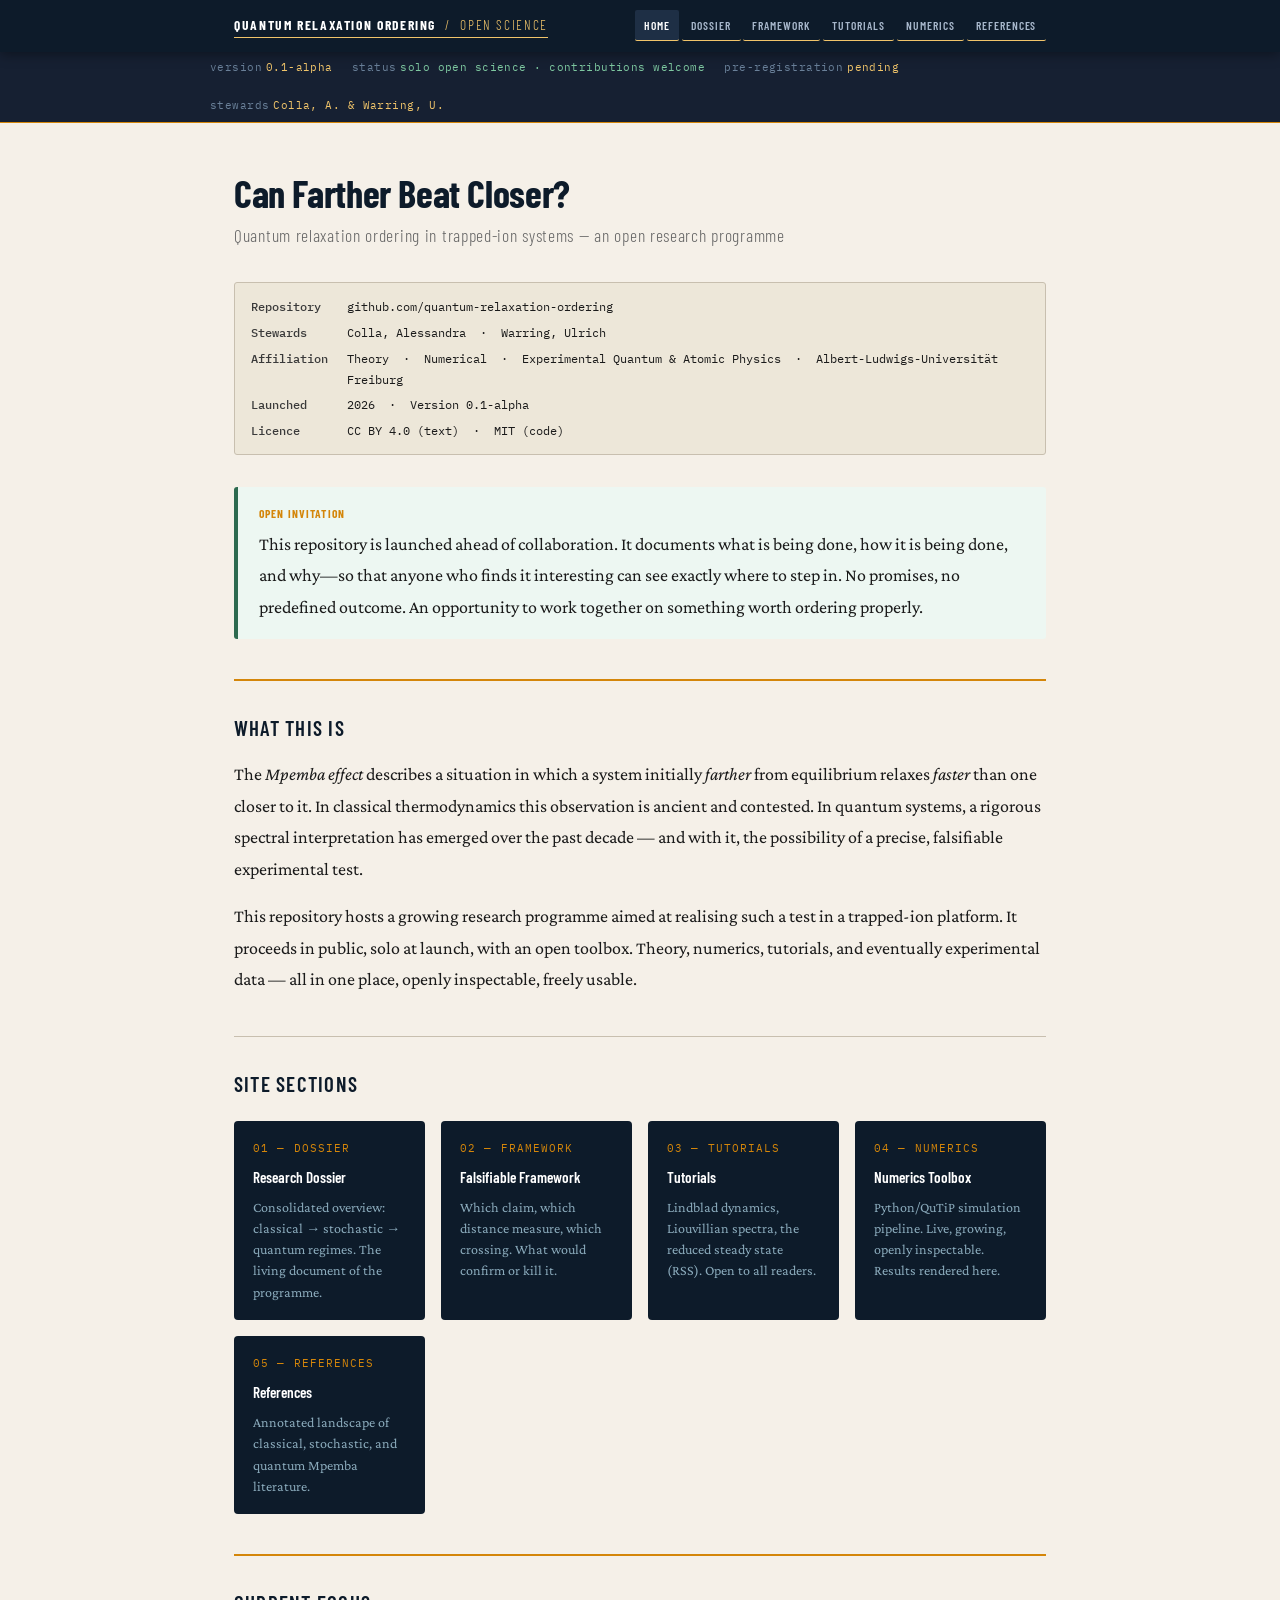
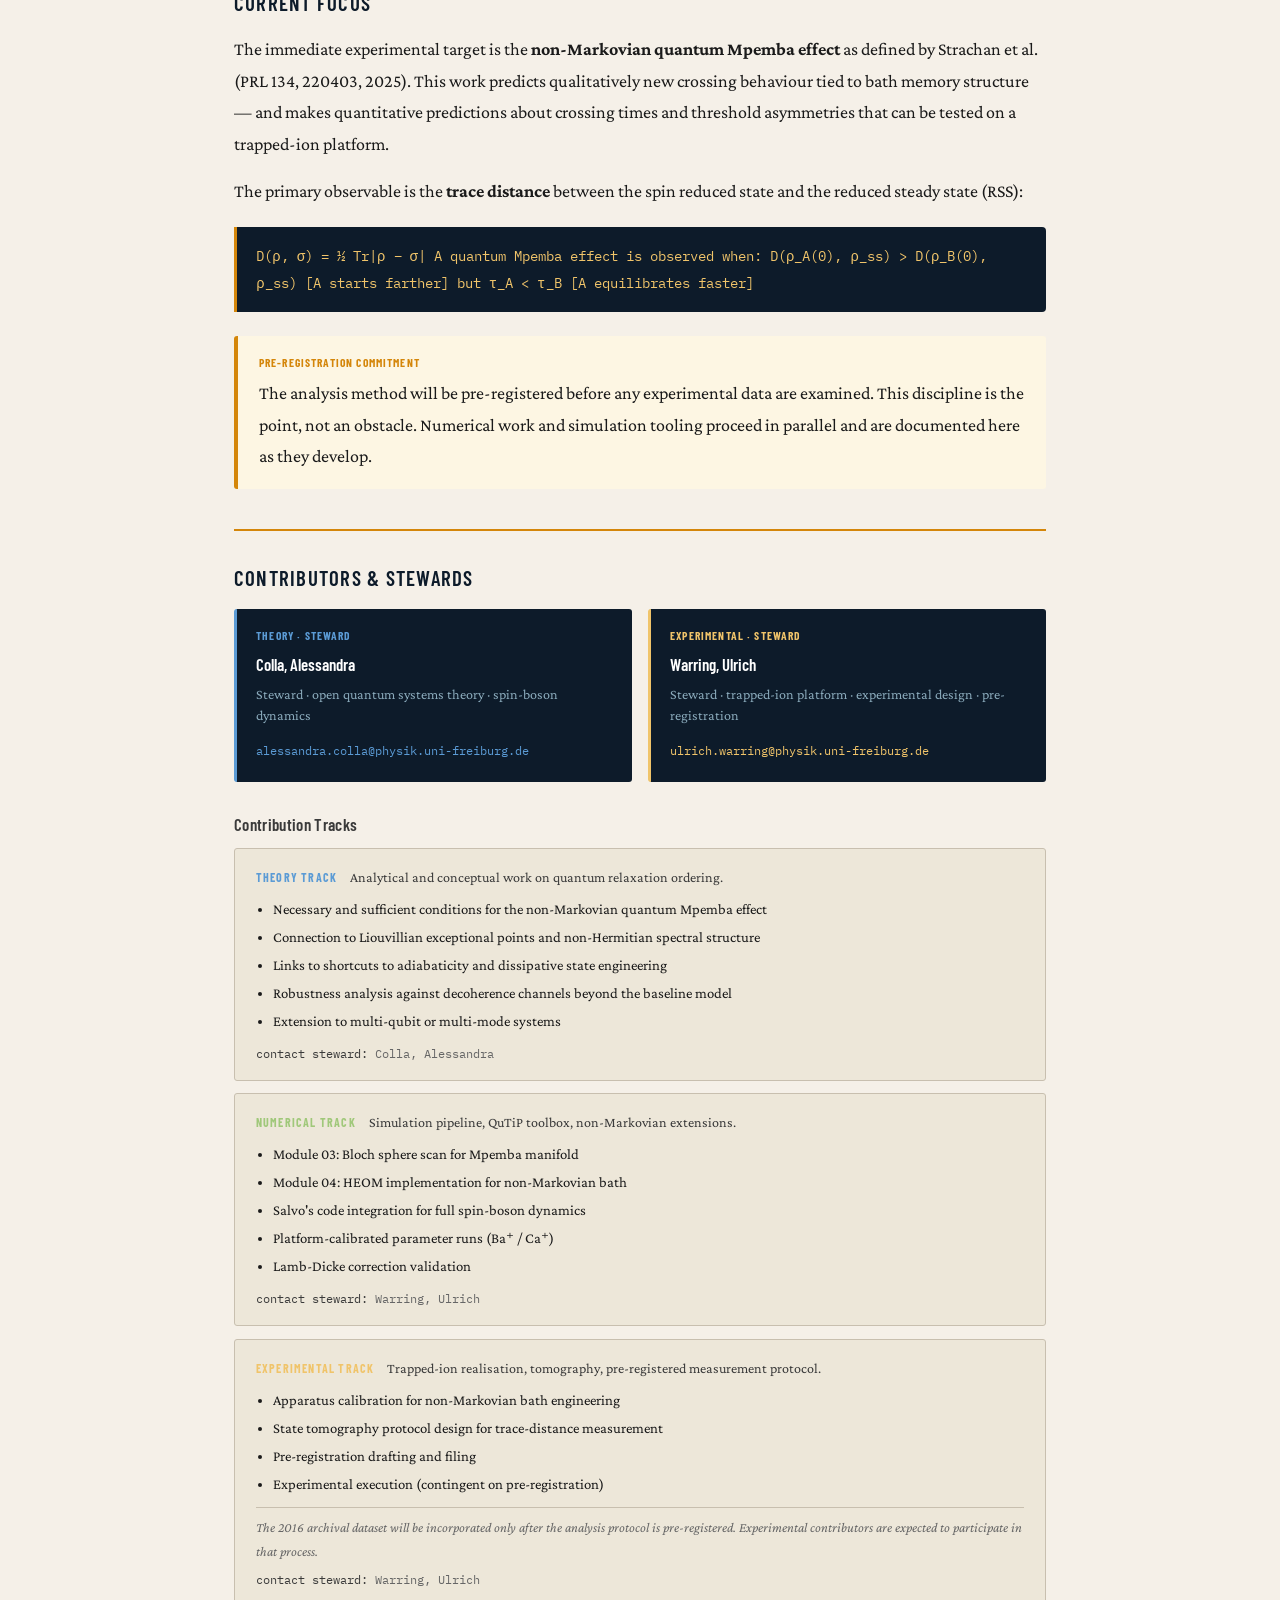
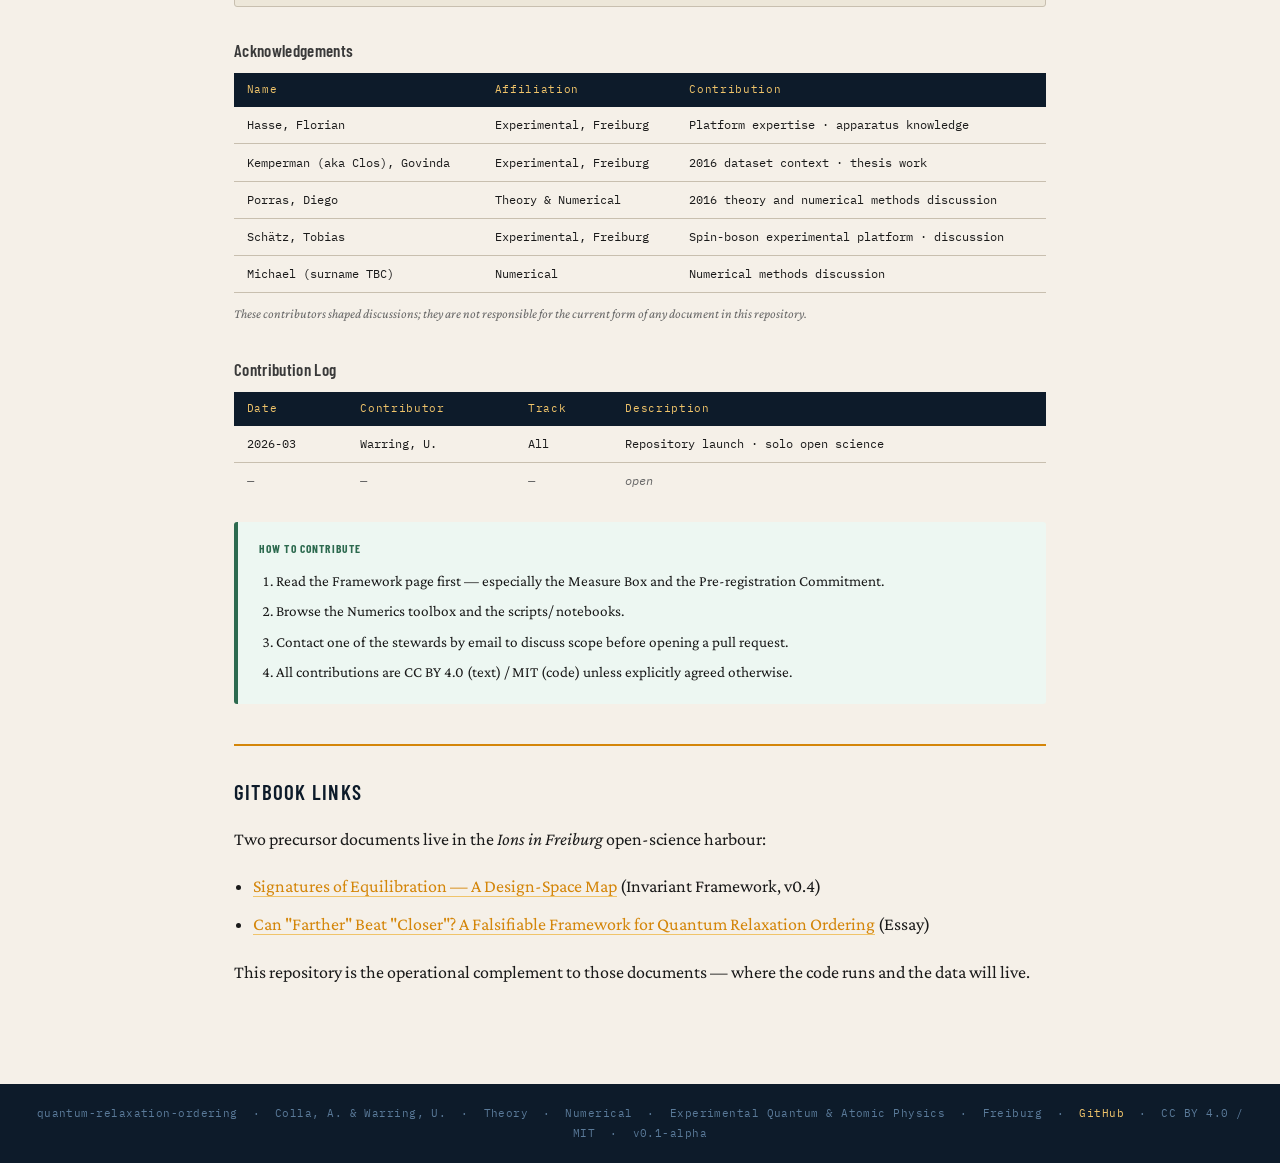
<file: index.html>
<!DOCTYPE html>
<html lang="en">
<head>
  <meta charset="UTF-8">
  <meta name="viewport" content="width=device-width, initial-scale=1.0">
  <title>Quantum Relaxation Ordering — Open Science Repository</title>
  <link rel="stylesheet" href="style.css">
</head>
<body>

<header>
  <div class="header-inner">
    <a class="site-title" href="index.html">
      <strong>Quantum Relaxation Ordering</strong> &nbsp;/&nbsp; Open Science
    </a>
    <nav>
      <a href="index.html" class="active">Home</a>
      <a href="dossier.html">Dossier</a>
      <a href="framework.html">Framework</a>
      <a href="tutorial.html">Tutorials</a>
      <a href="numerics.html">Numerics</a>
      <a href="references.html">References</a>
    </nav>
  </div>
</header>

<div class="status-banner">
  <div class="status-inner">
    <span class="status-chip"><span class="label">version</span>0.1-alpha</span>
    <span class="status-chip open"><span class="label">status</span>solo open science · contributions welcome</span>
    <span class="status-chip pending"><span class="label">pre-registration</span>pending</span>
    <span class="status-chip"><span class="label">stewards</span>Colla, A. &amp; Warring, U.</span>
  </div>
</div>

<main>

  <h1 class="page-title">Can Farther Beat Closer?</h1>
  <p class="page-subtitle">Quantum relaxation ordering in trapped-ion systems &mdash; an open research programme</p>

  <dl class="meta-block">
    <dt>Repository</dt><dd>github.com/quantum-relaxation-ordering</dd>
    <dt>Stewards</dt><dd>Colla, Alessandra &nbsp;&middot;&nbsp; Warring, Ulrich</dd>
    <dt>Affiliation</dt><dd>Theory &nbsp;&middot;&nbsp; Numerical &nbsp;&middot;&nbsp; Experimental Quantum &amp; Atomic Physics &nbsp;&middot;&nbsp; Albert-Ludwigs-Universität Freiburg</dd>
    <dt>Launched</dt><dd>2026 &nbsp;&middot;&nbsp; Version 0.1-alpha</dd>
    <dt>Licence</dt><dd>CC BY 4.0 (text) &nbsp;&middot;&nbsp; MIT (code)</dd>
  </dl>

  <div class="callout open-invite">
    <div class="callout-label">Open Invitation</div>
    This repository is launched ahead of collaboration. It documents what is being done, how it is being done, and why—so that anyone who finds it interesting can see exactly where to step in. No promises, no predefined outcome. An opportunity to work together on something worth ordering properly.
  </div>

  <hr class="section-rule">
  <h2>What This Is</h2>

  <p>The <em>Mpemba effect</em> describes a situation in which a system initially <em>farther</em> from equilibrium relaxes <em>faster</em> than one closer to it. In classical thermodynamics this observation is ancient and contested. In quantum systems, a rigorous spectral interpretation has emerged over the past decade — and with it, the possibility of a precise, falsifiable experimental test.</p>

  <p>This repository hosts a growing research programme aimed at realising such a test in a trapped-ion platform. It proceeds in public, solo at launch, with an open toolbox. Theory, numerics, tutorials, and eventually experimental data — all in one place, openly inspectable, freely usable.</p>

  <hr class="section-rule thin">
  <h2>Site Sections</h2>

  <div class="stage-grid">
    <div class="stage-card">
      <div class="stage-num">01 — DOSSIER</div>
      <h4>Research Dossier</h4>
      <p>Consolidated overview: classical → stochastic → quantum regimes. The living document of the programme.</p>
    </div>
    <div class="stage-card">
      <div class="stage-num">02 — FRAMEWORK</div>
      <h4>Falsifiable Framework</h4>
      <p>Which claim, which distance measure, which crossing. What would confirm or kill it.</p>
    </div>
    <div class="stage-card">
      <div class="stage-num">03 — TUTORIALS</div>
      <h4>Tutorials</h4>
      <p>Lindblad dynamics, Liouvillian spectra, the reduced steady state (RSS). Open to all readers.</p>
    </div>
    <div class="stage-card">
      <div class="stage-num">04 — NUMERICS</div>
      <h4>Numerics Toolbox</h4>
      <p>Python/QuTiP simulation pipeline. Live, growing, openly inspectable. Results rendered here.</p>
    </div>
    <div class="stage-card">
      <div class="stage-num">05 — REFERENCES</div>
      <h4>References</h4>
      <p>Annotated landscape of classical, stochastic, and quantum Mpemba literature.</p>
    </div>
  </div>

  <hr class="section-rule">
  <h2>Current Focus</h2>

  <p>The immediate experimental target is the <strong>non-Markovian quantum Mpemba effect</strong> as defined by Strachan et al. (PRL 134, 220403, 2025). This work predicts qualitatively new crossing behaviour tied to bath memory structure — and makes quantitative predictions about crossing times and threshold asymmetries that can be tested on a trapped-ion platform.</p>

  <p>The primary observable is the <strong>trace distance</strong> between the spin reduced state and the reduced steady state (RSS):</p>

  <div class="math-block">
D(ρ, σ) = ½ Tr|ρ − σ|

A quantum Mpemba effect is observed when:
  D(ρ_A(0), ρ_ss) &gt; D(ρ_B(0), ρ_ss)   [A starts farther]
  but
  τ_A &lt; τ_B                              [A equilibrates faster]
</div>

  <div class="callout status-note">
    <div class="callout-label">Pre-Registration Commitment</div>
    The analysis method will be pre-registered before any experimental data are examined. This discipline is the point, not an obstacle. Numerical work and simulation tooling proceed in parallel and are documented here as they develop.
  </div>

  <hr class="section-rule">
  <h2>Contributors &amp; Stewards</h2>

  <div id="contributors-loading" style="font-family:var(--font-mono);font-size:0.8rem;color:var(--ink-light);padding:0.8rem 0;">
    Loading contributors&hellip;
  </div>
  <div id="contributors-root" style="display:none;">
    <div id="stewards-block" style="margin-bottom:1.8rem;"></div>
    <h3 style="margin-top:0;">Contribution Tracks</h3>
    <div id="tracks-block" style="margin-bottom:1.8rem;"></div>
    <h3>Acknowledgements</h3>
    <div id="ack-block" style="margin-bottom:1.8rem;"></div>
    <h3>Contribution Log</h3>
    <div id="log-block" style="margin-bottom:0.5rem;"></div>
    <div id="how-block" style="margin-top:1.4rem;"></div>
  </div>

  <hr class="section-rule">
  <h2>GitBook Links</h2>
  <p>Two precursor documents live in the <em>Ions in Freiburg</em> open-science harbour:</p>
  <ul style="margin-left:1.2rem; margin-bottom:1rem;">
    <li style="margin-bottom:0.4rem;"><a href="https://uwarring.gitbook.io/ions-in-freiburg/invariant-frameworks/signatures-of-equilibration-a-design-space-map" target="_blank">Signatures of Equilibration — A Design-Space Map</a> (Invariant Framework, v0.4)</li>
    <li><a href="https://uwarring.gitbook.io/ions-in-freiburg/essays/can-farther-beat-closer-a-falsifiable-framework-for-quantum-relaxation-ordering" target="_blank">Can "Farther" Beat "Closer"? A Falsifiable Framework for Quantum Relaxation Ordering</a> (Essay)</li>
  </ul>
  <p>This repository is the operational complement to those documents — where the code runs and the data will live.</p>

</main>

<footer>
  quantum-relaxation-ordering &nbsp;·&nbsp; Colla, A. &amp; Warring, U. &nbsp;·&nbsp; Theory &nbsp;&middot;&nbsp; Numerical &nbsp;&middot;&nbsp; Experimental Quantum &amp; Atomic Physics &nbsp;&middot;&nbsp; Freiburg &nbsp;·&nbsp;
  <a href="https://github.com/quantum-relaxation-ordering" target="_blank">GitHub</a> &nbsp;·&nbsp;
  CC BY 4.0 / MIT &nbsp;·&nbsp; v0.1-alpha
</footer>


<script>
// ── Contributors renderer ─────────────────────────────────────────────────
// Reads data/contributors.json and renders the full contributors section.

const TRACK_ICONS = { theory: '◈', numerical: '◉', experimental: '◎' };
const TRACK_COLS  = { theory: '#5b9bd5', numerical: '#a0c87a', experimental: '#f0c46a' };

function el(tag, attrs, ...children) {
  const e = document.createElement(tag);
  for (const [k, v] of Object.entries(attrs || {})) {
    if (k === 'html') e.innerHTML = v;
    else if (k === 'class') e.className = v;
    else e.setAttribute(k, v);
  }
  for (const ch of children) {
    if (typeof ch === 'string') e.appendChild(document.createTextNode(ch));
    else if (ch) e.appendChild(ch);
  }
  return e;
}

fetch('data/contributors.json')
  .then(r => r.json())
  .then(data => {

    // ── Stewards ─────────────────────────────────────────────────────────
    const stewardWrap = document.getElementById('stewards-block');
    const stewardGrid = el('div', {
      style: 'display:grid;grid-template-columns:repeat(auto-fit,minmax(260px,1fr));gap:1rem;'
    });
    for (const s of data.stewards) {
      const track = s.track.toLowerCase();
      const col   = TRACK_COLS[track] || '#aaa';
      const card  = el('div', {
        style: `background:var(--navy);border-left:3px solid ${col};border-radius:3px;padding:1rem 1.2rem;`
      });
      card.appendChild(el('div', {
        style: `font-family:var(--font-head);font-size:0.72rem;font-weight:700;letter-spacing:0.1em;text-transform:uppercase;color:${col};margin-bottom:0.35rem;`
      }, s.track + ' · Steward'));
      card.appendChild(el('div', {
        style: 'font-family:var(--font-head);font-size:1.05rem;font-weight:600;color:#fff;margin-bottom:0.25rem;'
      }, s.name));
      card.appendChild(el('div', {
        style: 'font-size:0.88rem;color:#8aaabb;line-height:1.5;margin-bottom:0.5rem;'
      }, s.role));
      card.appendChild(el('a', {
        href: 'mailto:' + s.contact,
        style: `font-family:var(--font-mono);font-size:0.72rem;color:${col};border:none;`
      }, s.contact));
      stewardGrid.appendChild(card);
    }
    stewardWrap.appendChild(stewardGrid);

    // ── Tracks ───────────────────────────────────────────────────────────
    const tracksWrap = document.getElementById('tracks-block');
    for (const t of data.tracks) {
      const col = TRACK_COLS[t.id] || '#aaa';
      const box = el('div', {
        style: `border:1px solid var(--rule);border-radius:3px;padding:1rem 1.3rem;margin-bottom:0.8rem;background:var(--cream-dark);`
      });
      const head = el('div', {
        style: 'display:flex;align-items:baseline;gap:0.8rem;margin-bottom:0.4rem;'
      });
      head.appendChild(el('span', {
        style: `font-family:var(--font-head);font-size:0.75rem;font-weight:700;letter-spacing:0.1em;text-transform:uppercase;color:${col};`
      }, t.label + ' Track'));
      head.appendChild(el('span', {
        style: 'font-size:0.88rem;color:var(--ink-mid);'
      }, t.focus));
      box.appendChild(head);

      const ul = el('ul', { style: 'margin-left:1.1rem;margin-bottom:0.5rem;line-height:1.9;font-size:0.92rem;' });
      for (const item of t.open_contributions) {
        ul.appendChild(el('li', {}, item));
      }
      box.appendChild(ul);

      if (t.note) {
        const note = el('div', {
          style: 'font-size:0.85rem;color:var(--ink-light);font-style:italic;border-top:1px solid var(--rule);padding-top:0.5rem;margin-top:0.4rem;'
        }, t.note);
        box.appendChild(note);
      }

      const contact = el('div', {
        style: 'font-family:var(--font-mono);font-size:0.72rem;color:var(--ink-light);margin-top:0.4rem;'
      });
      contact.innerHTML = '<span style="color:var(--ink-mid)">contact steward: </span>' + t.contact_steward;
      box.appendChild(contact);

      tracksWrap.appendChild(box);
    }

    // ── Acknowledgements ─────────────────────────────────────────────────
    const ackWrap = document.getElementById('ack-block');
    const table = el('table', {
      style: 'width:100%;border-collapse:collapse;font-size:0.9rem;'
    });
    // header
    const thead = el('thead');
    const hr = el('tr');
    for (const h of ['Name', 'Affiliation', 'Contribution']) {
      hr.appendChild(el('th', {
        style: 'background:var(--navy);color:var(--amber-pale);font-family:var(--font-mono);font-size:0.7rem;font-weight:400;letter-spacing:0.06em;padding:0.45rem 0.8rem;text-align:left;'
      }, h));
    }
    thead.appendChild(hr);
    table.appendChild(thead);
    const tbody = el('tbody');
    for (const a of data.acknowledgements) {
      const tr = el('tr');
      for (const val of [a.name, a.affiliation, a.contribution]) {
        tr.appendChild(el('td', {
          style: 'padding:0.45rem 0.8rem;border-bottom:1px solid var(--rule);font-family:var(--font-mono);font-size:0.78rem;'
        }, val));
      }
      tbody.appendChild(tr);
    }
    table.appendChild(tbody);
    ackWrap.appendChild(table);
    ackWrap.appendChild(el('p', {
      style: 'font-size:0.82rem;color:var(--ink-light);margin-top:0.6rem;font-style:italic;'
    }, 'These contributors shaped discussions; they are not responsible for the current form of any document in this repository.'));

    // ── Contribution Log ──────────────────────────────────────────────────
    const logWrap = document.getElementById('log-block');
    const logTable = el('table', {
      style: 'width:100%;border-collapse:collapse;font-size:0.88rem;'
    });
    const lthead = el('thead');
    const lhr = el('tr');
    for (const h of ['Date', 'Contributor', 'Track', 'Description']) {
      lhr.appendChild(el('th', {
        style: 'background:var(--navy);color:var(--amber-pale);font-family:var(--font-mono);font-size:0.7rem;font-weight:400;letter-spacing:0.06em;padding:0.45rem 0.8rem;text-align:left;'
      }, h));
    }
    lthead.appendChild(lhr);
    logTable.appendChild(lthead);
    const ltbody = el('tbody');
    for (const entry of data.contribution_log) {
      const tr = el('tr');
      for (const val of [entry.date, entry.contributor, entry.track, entry.description]) {
        tr.appendChild(el('td', {
          style: 'padding:0.45rem 0.8rem;border-bottom:1px solid var(--rule);font-family:var(--font-mono);font-size:0.78rem;'
        }, val));
      }
      ltbody.appendChild(tr);
    }
    // open row
    const openTr = el('tr');
    for (const val of ['—', '—', '—', 'open']) {
      openTr.appendChild(el('td', {
        style: 'padding:0.45rem 0.8rem;font-family:var(--font-mono);font-size:0.78rem;color:var(--ink-light);font-style:italic;'
      }, val));
    }
    ltbody.appendChild(openTr);
    logTable.appendChild(ltbody);
    logWrap.appendChild(logTable);

    // ── How to Contribute ────────────────────────────────────────────────
    const howWrap = document.getElementById('how-block');
    const howBox = el('div', {
      style: 'background:#edf7f2;border-left:4px solid var(--green-ok);border-radius:3px;padding:1rem 1.3rem;'
    });
    const howLabel = el('div', {
      style: 'font-family:var(--font-head);font-size:0.72rem;font-weight:700;letter-spacing:0.1em;text-transform:uppercase;color:var(--green-ok);margin-bottom:0.5rem;'
    }, 'How to Contribute');
    howBox.appendChild(howLabel);
    const howOl = el('ol', { style: 'margin-left:1.1rem;line-height:2;font-size:0.95rem;' });
    for (const step of data.how_to_contribute) {
      howOl.appendChild(el('li', {}, step));
    }
    howBox.appendChild(howOl);
    howWrap.appendChild(howBox);

    // ── Reveal ───────────────────────────────────────────────────────────
    document.getElementById('contributors-loading').style.display = 'none';
    document.getElementById('contributors-root').style.display = 'block';

  })
  .catch(err => {
    document.getElementById('contributors-loading').textContent =
      'Could not load contributors data. (' + err.message + ')';
  });
</script>

</body>
</html>
</file>
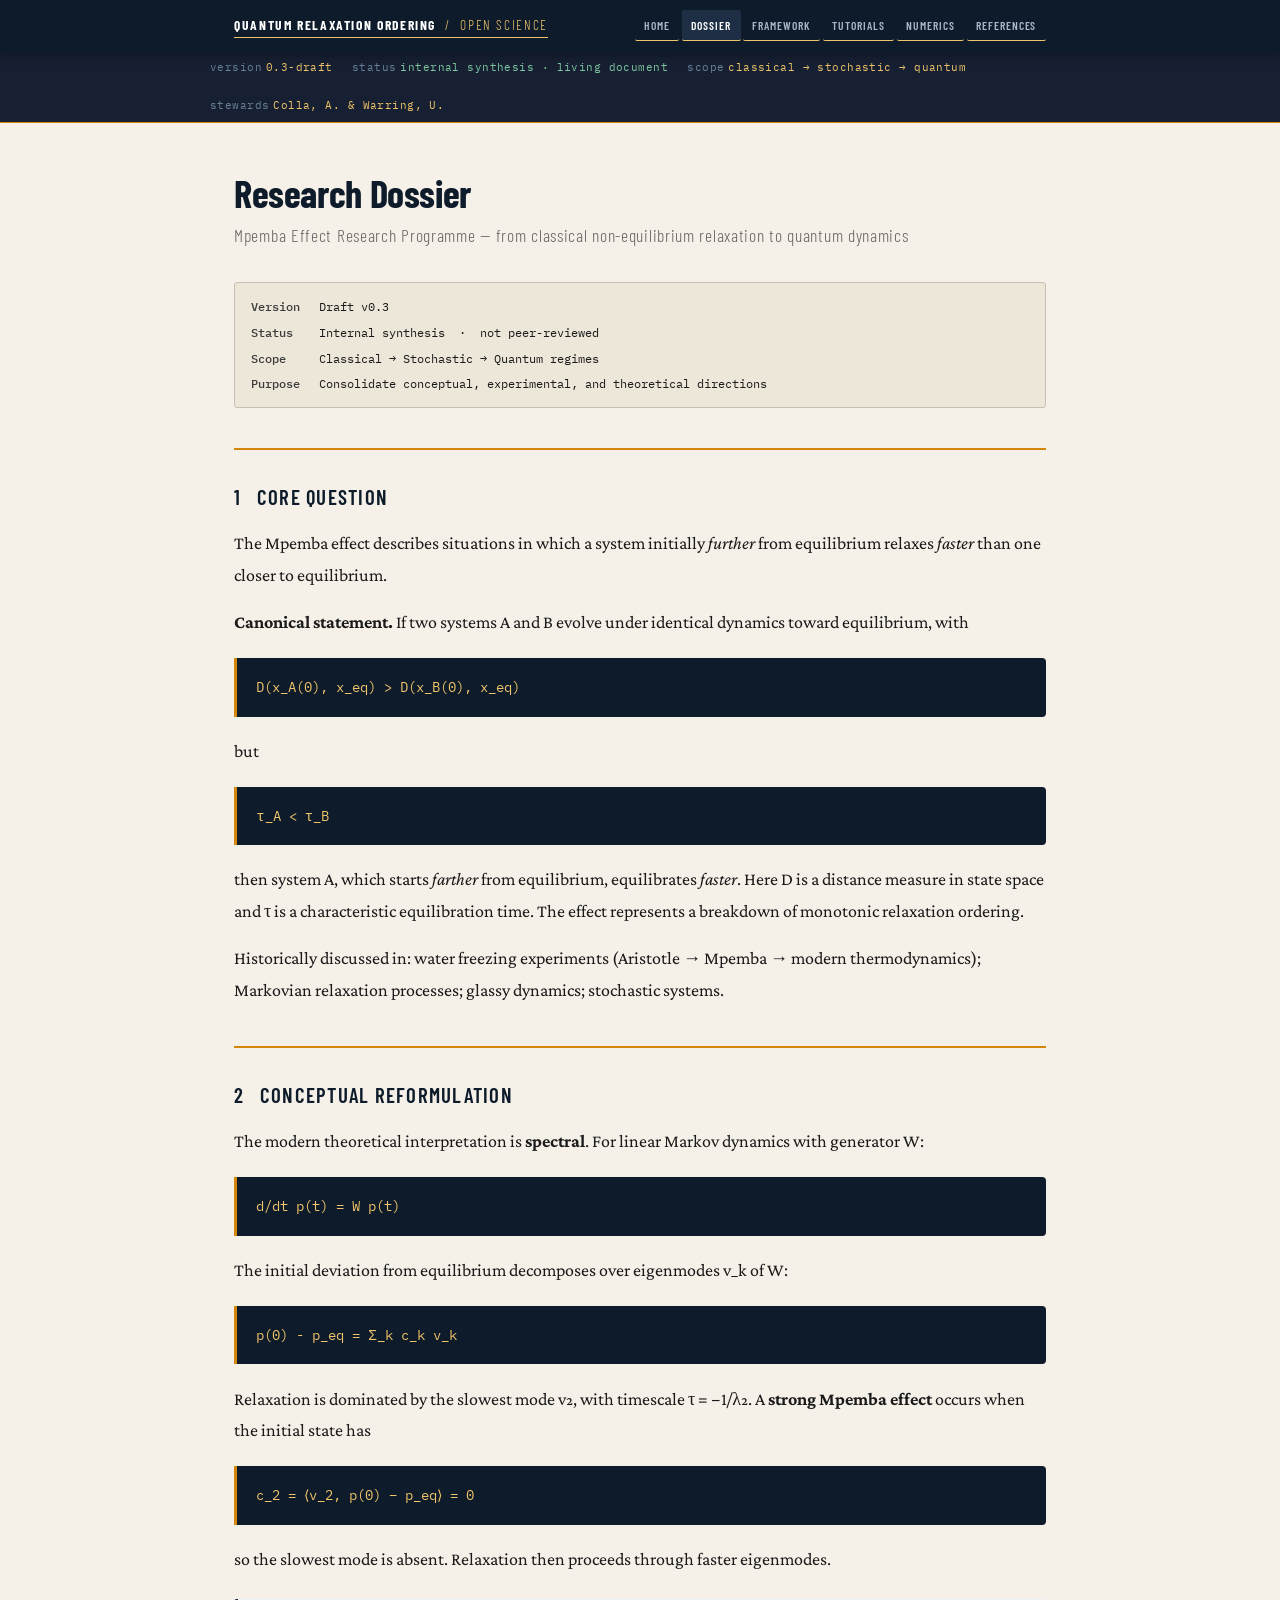
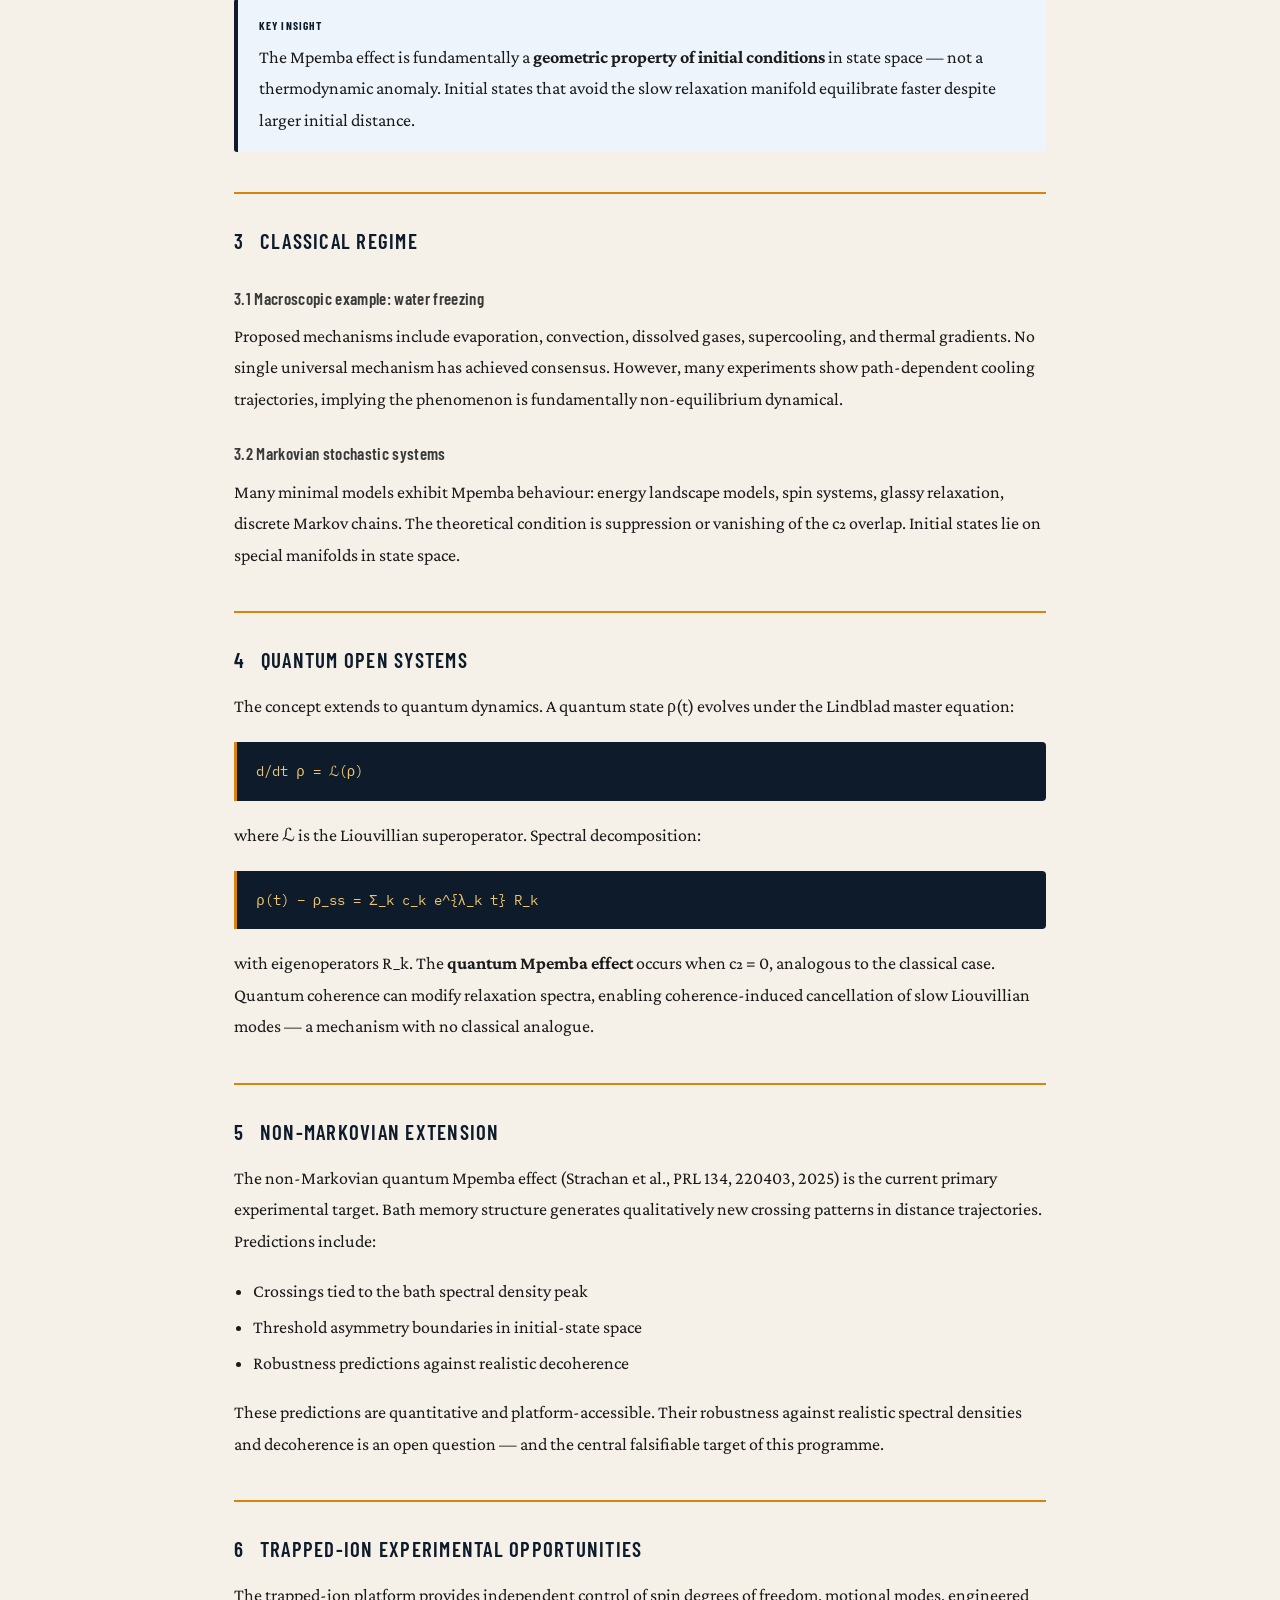
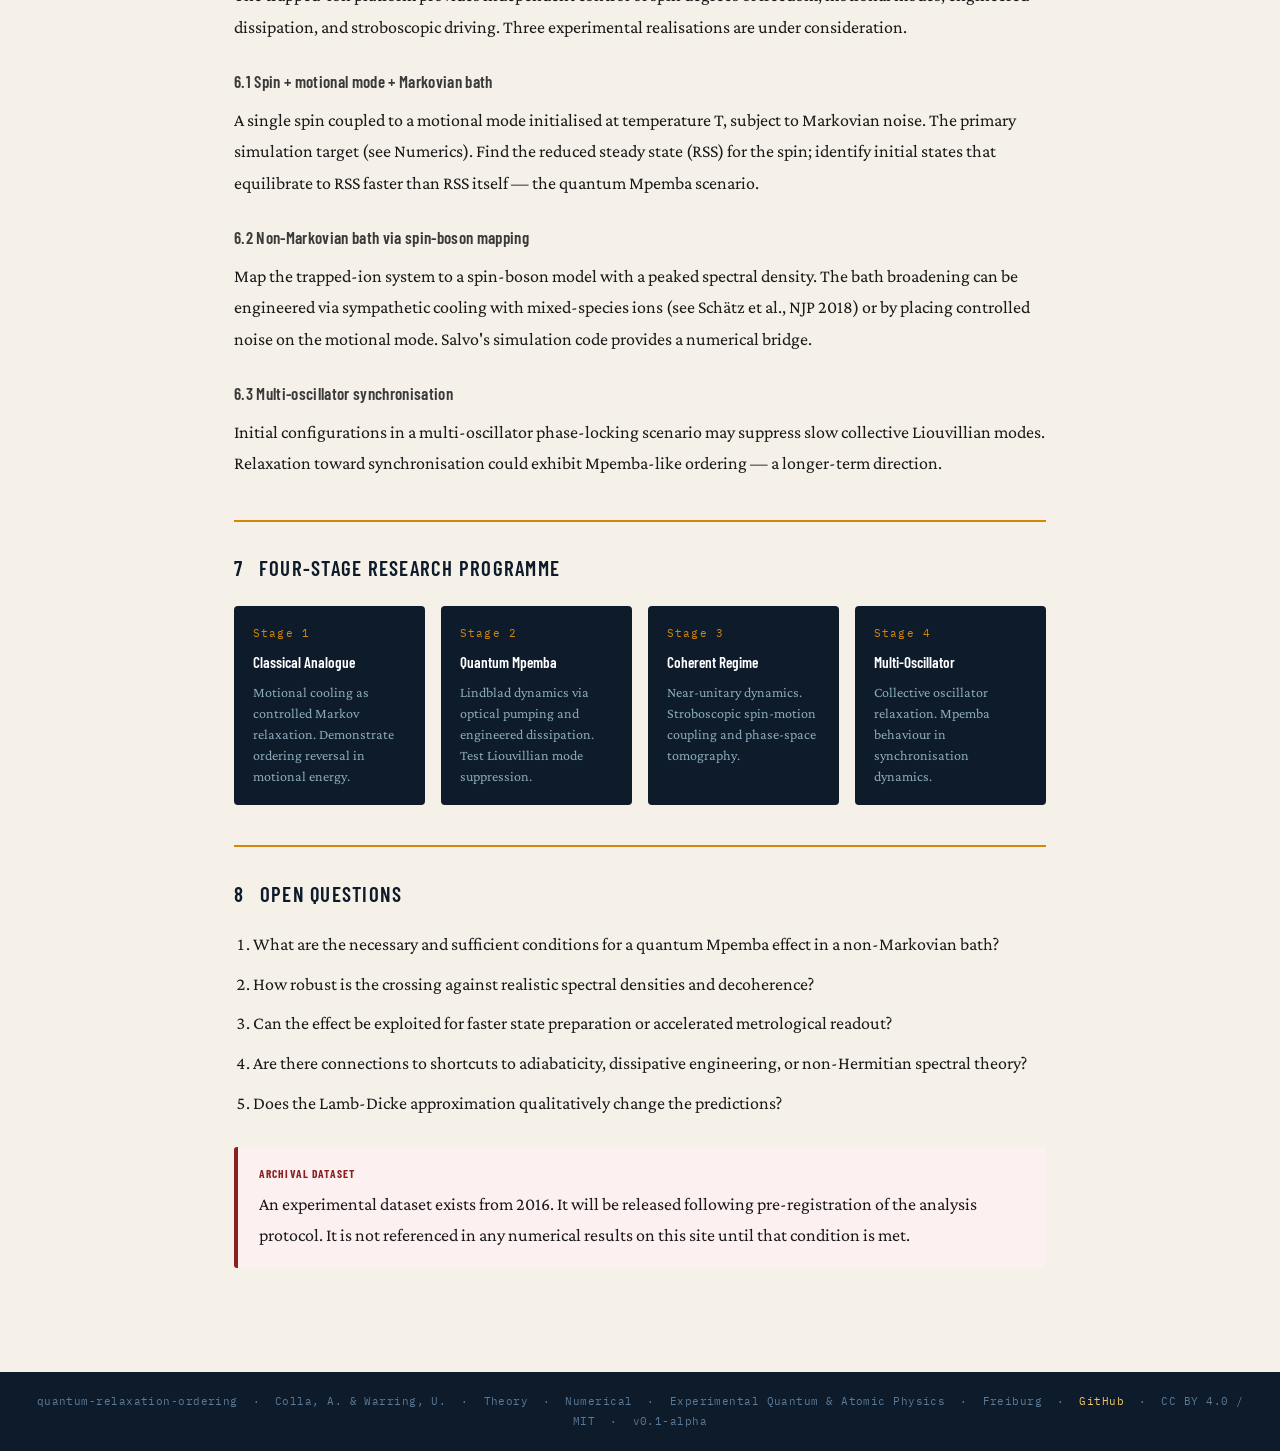
<file: dossier.html>
<!DOCTYPE html>
<html lang="en">
<head>
  <meta charset="UTF-8">
  <meta name="viewport" content="width=device-width, initial-scale=1.0">
  <title>Dossier — Quantum Relaxation Ordering</title>
  <link rel="stylesheet" href="style.css">
</head>
<body>

<header>
  <div class="header-inner">
    <a class="site-title" href="index.html">
      <strong>Quantum Relaxation Ordering</strong> &nbsp;/&nbsp; Open Science
    </a>
    <nav>
      <a href="index.html">Home</a>
      <a href="dossier.html" class="active">Dossier</a>
      <a href="framework.html">Framework</a>
      <a href="tutorial.html">Tutorials</a>
      <a href="numerics.html">Numerics</a>
      <a href="references.html">References</a>
    </nav>
  </div>
</header>

<div class="status-banner">
  <div class="status-inner">
    <span class="status-chip"><span class="label">version</span>0.3-draft</span>
    <span class="status-chip open"><span class="label">status</span>internal synthesis · living document</span>
    <span class="status-chip"><span class="label">scope</span>classical → stochastic → quantum</span>
    <span class="status-chip"><span class="label">stewards</span>Colla, A. &amp; Warring, U.</span>
  </div>
</div>

<main>

  <h1 class="page-title">Research Dossier</h1>
  <p class="page-subtitle">Mpemba Effect Research Programme &mdash; from classical non-equilibrium relaxation to quantum dynamics</p>

  <dl class="meta-block">
    <dt>Version</dt><dd>Draft v0.3</dd>
    <dt>Status</dt><dd>Internal synthesis &nbsp;·&nbsp; not peer-reviewed</dd>
    <dt>Scope</dt><dd>Classical → Stochastic → Quantum regimes</dd>
    <dt>Purpose</dt><dd>Consolidate conceptual, experimental, and theoretical directions</dd>
  </dl>

  <!-- 1 -->
  <hr class="section-rule">
  <h2>1 &nbsp; Core Question</h2>

  <p>The Mpemba effect describes situations in which a system initially <em>further</em> from equilibrium relaxes <em>faster</em> than one closer to equilibrium.</p>

  <p><strong>Canonical statement.</strong> If two systems A and B evolve under identical dynamics toward equilibrium, with</p>

  <div class="math-block">
D(x_A(0), x_eq) &gt; D(x_B(0), x_eq)
</div>

  <p>but</p>

  <div class="math-block">
τ_A &lt; τ_B
</div>

  <p>then system A, which starts <em>farther</em> from equilibrium, equilibrates <em>faster</em>. Here D is a distance measure in state space and τ is a characteristic equilibration time. The effect represents a breakdown of monotonic relaxation ordering.</p>

  <p>Historically discussed in: water freezing experiments (Aristotle → Mpemba → modern thermodynamics); Markovian relaxation processes; glassy dynamics; stochastic systems.</p>

  <!-- 2 -->
  <hr class="section-rule">
  <h2>2 &nbsp; Conceptual Reformulation</h2>

  <p>The modern theoretical interpretation is <strong>spectral</strong>. For linear Markov dynamics with generator W:</p>

  <div class="math-block">
d/dt p(t) = W p(t)
</div>

  <p>The initial deviation from equilibrium decomposes over eigenmodes v_k of W:</p>

  <div class="math-block">
p(0) - p_eq = Σ_k  c_k v_k
</div>

  <p>Relaxation is dominated by the slowest mode v₂, with timescale τ = −1/λ₂. A <strong>strong Mpemba effect</strong> occurs when the initial state has</p>

  <div class="math-block">
c_2 = ⟨v_2, p(0) − p_eq⟩ = 0
</div>

  <p>so the slowest mode is absent. Relaxation then proceeds through faster eigenmodes.</p>

  <div class="callout measure">
    <div class="callout-label">Key Insight</div>
    The Mpemba effect is fundamentally a <strong>geometric property of initial conditions</strong> in state space — not a thermodynamic anomaly. Initial states that avoid the slow relaxation manifold equilibrate faster despite larger initial distance.
  </div>

  <!-- 3 -->
  <hr class="section-rule">
  <h2>3 &nbsp; Classical Regime</h2>

  <h3>3.1 Macroscopic example: water freezing</h3>
  <p>Proposed mechanisms include evaporation, convection, dissolved gases, supercooling, and thermal gradients. No single universal mechanism has achieved consensus. However, many experiments show path-dependent cooling trajectories, implying the phenomenon is fundamentally non-equilibrium dynamical.</p>

  <h3>3.2 Markovian stochastic systems</h3>
  <p>Many minimal models exhibit Mpemba behaviour: energy landscape models, spin systems, glassy relaxation, discrete Markov chains. The theoretical condition is suppression or vanishing of the c₂ overlap. Initial states lie on special manifolds in state space.</p>

  <!-- 4 -->
  <hr class="section-rule">
  <h2>4 &nbsp; Quantum Open Systems</h2>

  <p>The concept extends to quantum dynamics. A quantum state ρ(t) evolves under the Lindblad master equation:</p>

  <div class="math-block">
d/dt ρ = ℒ(ρ)
</div>

  <p>where ℒ is the Liouvillian superoperator. Spectral decomposition:</p>

  <div class="math-block">
ρ(t) − ρ_ss = Σ_k  c_k e^{λ_k t} R_k
</div>

  <p>with eigenoperators R_k. The <strong>quantum Mpemba effect</strong> occurs when c₂ = 0, analogous to the classical case. Quantum coherence can modify relaxation spectra, enabling coherence-induced cancellation of slow Liouvillian modes — a mechanism with no classical analogue.</p>

  <!-- 5 -->
  <hr class="section-rule">
  <h2>5 &nbsp; Non-Markovian Extension</h2>

  <p>The non-Markovian quantum Mpemba effect (Strachan et al., PRL 134, 220403, 2025) is the current primary experimental target. Bath memory structure generates qualitatively new crossing patterns in distance trajectories. Predictions include:</p>
  <ul style="margin-left:1.2rem; margin-bottom:1rem; line-height:2;">
    <li>Crossings tied to the bath spectral density peak</li>
    <li>Threshold asymmetry boundaries in initial-state space</li>
    <li>Robustness predictions against realistic decoherence</li>
  </ul>
  <p>These predictions are quantitative and platform-accessible. Their robustness against realistic spectral densities and decoherence is an open question — and the central falsifiable target of this programme.</p>

  <!-- 6 -->
  <hr class="section-rule">
  <h2>6 &nbsp; Trapped-Ion Experimental Opportunities</h2>

  <p>The trapped-ion platform provides independent control of spin degrees of freedom, motional modes, engineered dissipation, and stroboscopic driving. Three experimental realisations are under consideration.</p>

  <h3>6.1 Spin + motional mode + Markovian bath</h3>
  <p>A single spin coupled to a motional mode initialised at temperature T, subject to Markovian noise. The primary simulation target (see Numerics). Find the reduced steady state (RSS) for the spin; identify initial states that equilibrate to RSS faster than RSS itself — the quantum Mpemba scenario.</p>

  <h3>6.2 Non-Markovian bath via spin-boson mapping</h3>
  <p>Map the trapped-ion system to a spin-boson model with a peaked spectral density. The bath broadening can be engineered via sympathetic cooling with mixed-species ions (see Schätz et al., NJP 2018) or by placing controlled noise on the motional mode. Salvo's simulation code provides a numerical bridge.</p>

  <h3>6.3 Multi-oscillator synchronisation</h3>
  <p>Initial configurations in a multi-oscillator phase-locking scenario may suppress slow collective Liouvillian modes. Relaxation toward synchronisation could exhibit Mpemba-like ordering — a longer-term direction.</p>

  <!-- 7 -->
  <hr class="section-rule">
  <h2>7 &nbsp; Four-Stage Research Programme</h2>

  <div class="stage-grid">
    <div class="stage-card">
      <div class="stage-num">Stage 1</div>
      <h4>Classical Analogue</h4>
      <p>Motional cooling as controlled Markov relaxation. Demonstrate ordering reversal in motional energy.</p>
    </div>
    <div class="stage-card">
      <div class="stage-num">Stage 2</div>
      <h4>Quantum Mpemba</h4>
      <p>Lindblad dynamics via optical pumping and engineered dissipation. Test Liouvillian mode suppression.</p>
    </div>
    <div class="stage-card">
      <div class="stage-num">Stage 3</div>
      <h4>Coherent Regime</h4>
      <p>Near-unitary dynamics. Stroboscopic spin-motion coupling and phase-space tomography.</p>
    </div>
    <div class="stage-card">
      <div class="stage-num">Stage 4</div>
      <h4>Multi-Oscillator</h4>
      <p>Collective oscillator relaxation. Mpemba behaviour in synchronisation dynamics.</p>
    </div>
  </div>

  <!-- 8 -->
  <hr class="section-rule">
  <h2>8 &nbsp; Open Questions</h2>

  <ol style="margin-left:1.2rem; line-height:2.2;">
    <li>What are the necessary and sufficient conditions for a quantum Mpemba effect in a non-Markovian bath?</li>
    <li>How robust is the crossing against realistic spectral densities and decoherence?</li>
    <li>Can the effect be exploited for faster state preparation or accelerated metrological readout?</li>
    <li>Are there connections to shortcuts to adiabaticity, dissipative engineering, or non-Hermitian spectral theory?</li>
    <li>Does the Lamb-Dicke approximation qualitatively change the predictions?</li>
  </ol>

  <div class="callout embargo-note">
    <div class="callout-label">Archival Dataset</div>
    An experimental dataset exists from 2016. It will be released following pre-registration of the analysis protocol. It is not referenced in any numerical results on this site until that condition is met.
  </div>

</main>

<footer>
  quantum-relaxation-ordering &nbsp;·&nbsp; Colla, A. &amp; Warring, U. &nbsp;·&nbsp; Theory &nbsp;&middot;&nbsp; Numerical &nbsp;&middot;&nbsp; Experimental Quantum &amp; Atomic Physics &nbsp;&middot;&nbsp; Freiburg &nbsp;·&nbsp;
  <a href="https://github.com/quantum-relaxation-ordering" target="_blank">GitHub</a> &nbsp;·&nbsp;
  CC BY 4.0 / MIT &nbsp;·&nbsp; v0.1-alpha
</footer>

</body>
</html>
</file>
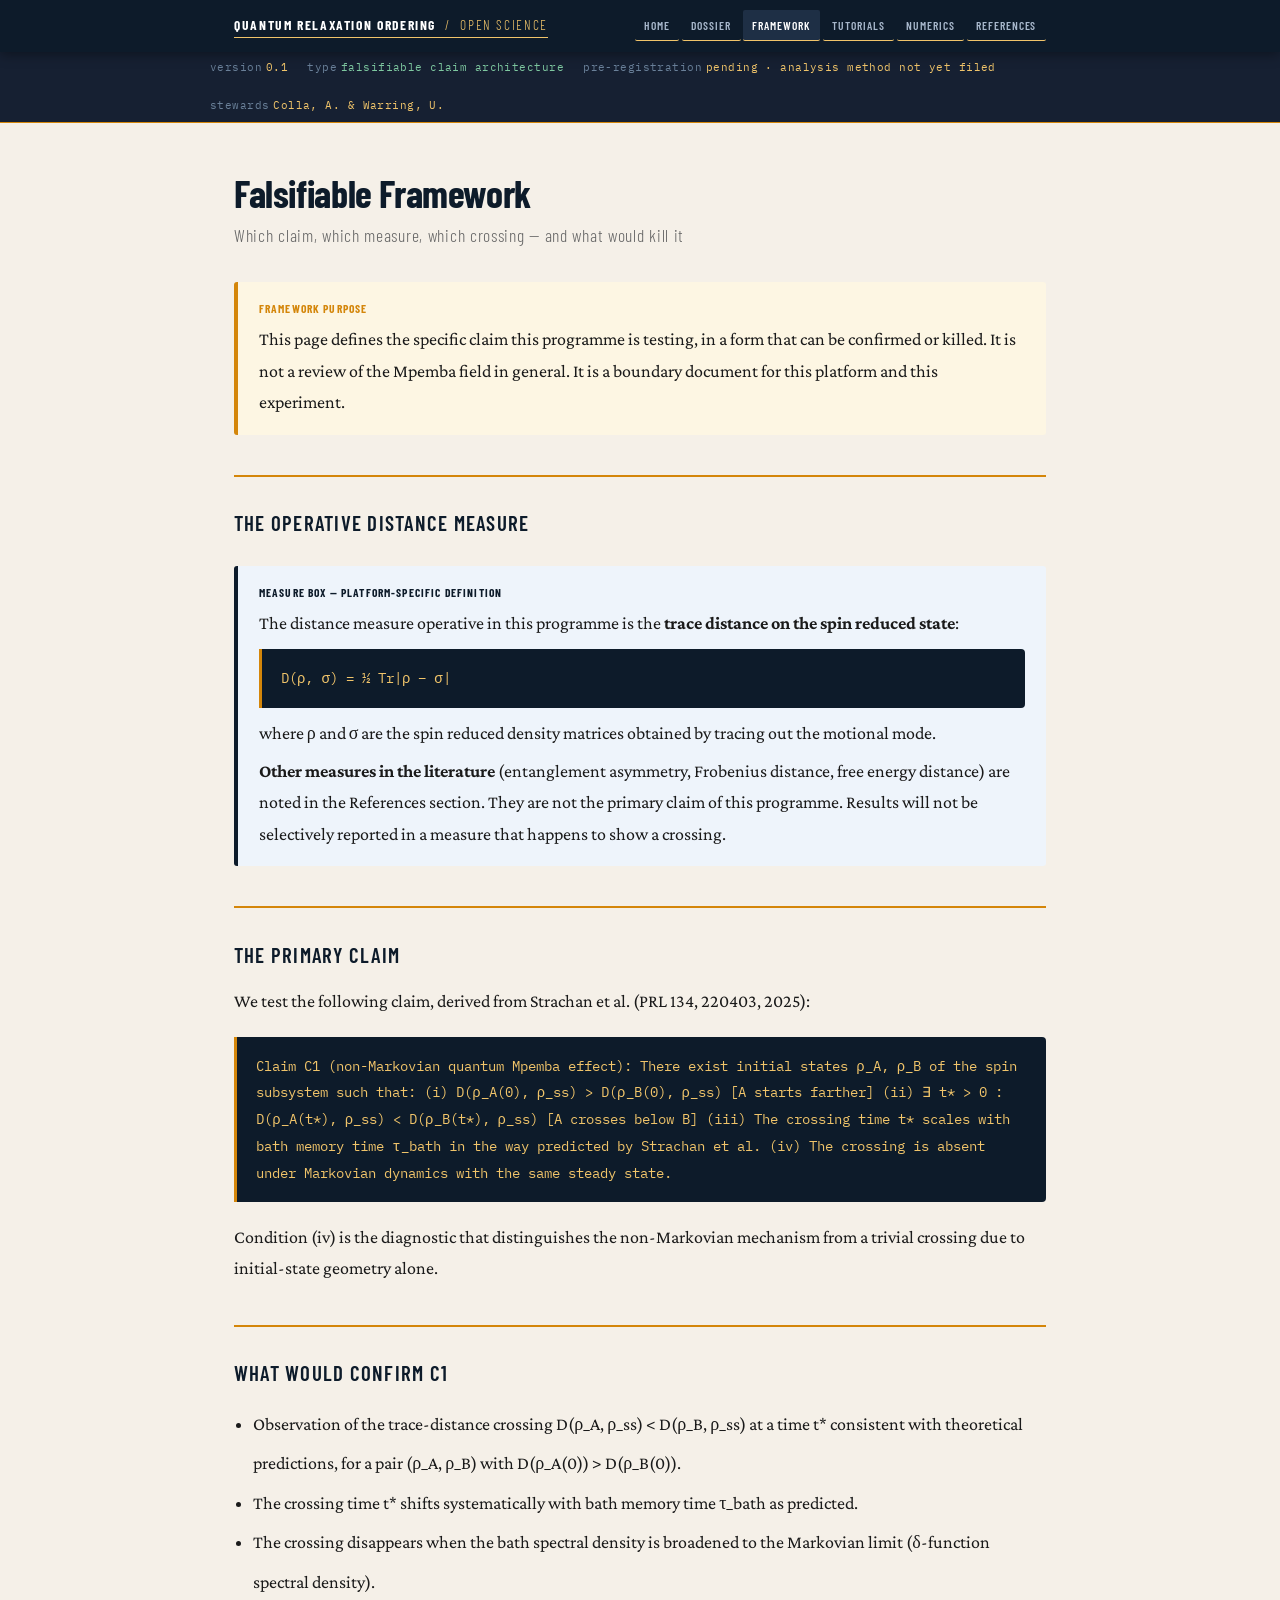
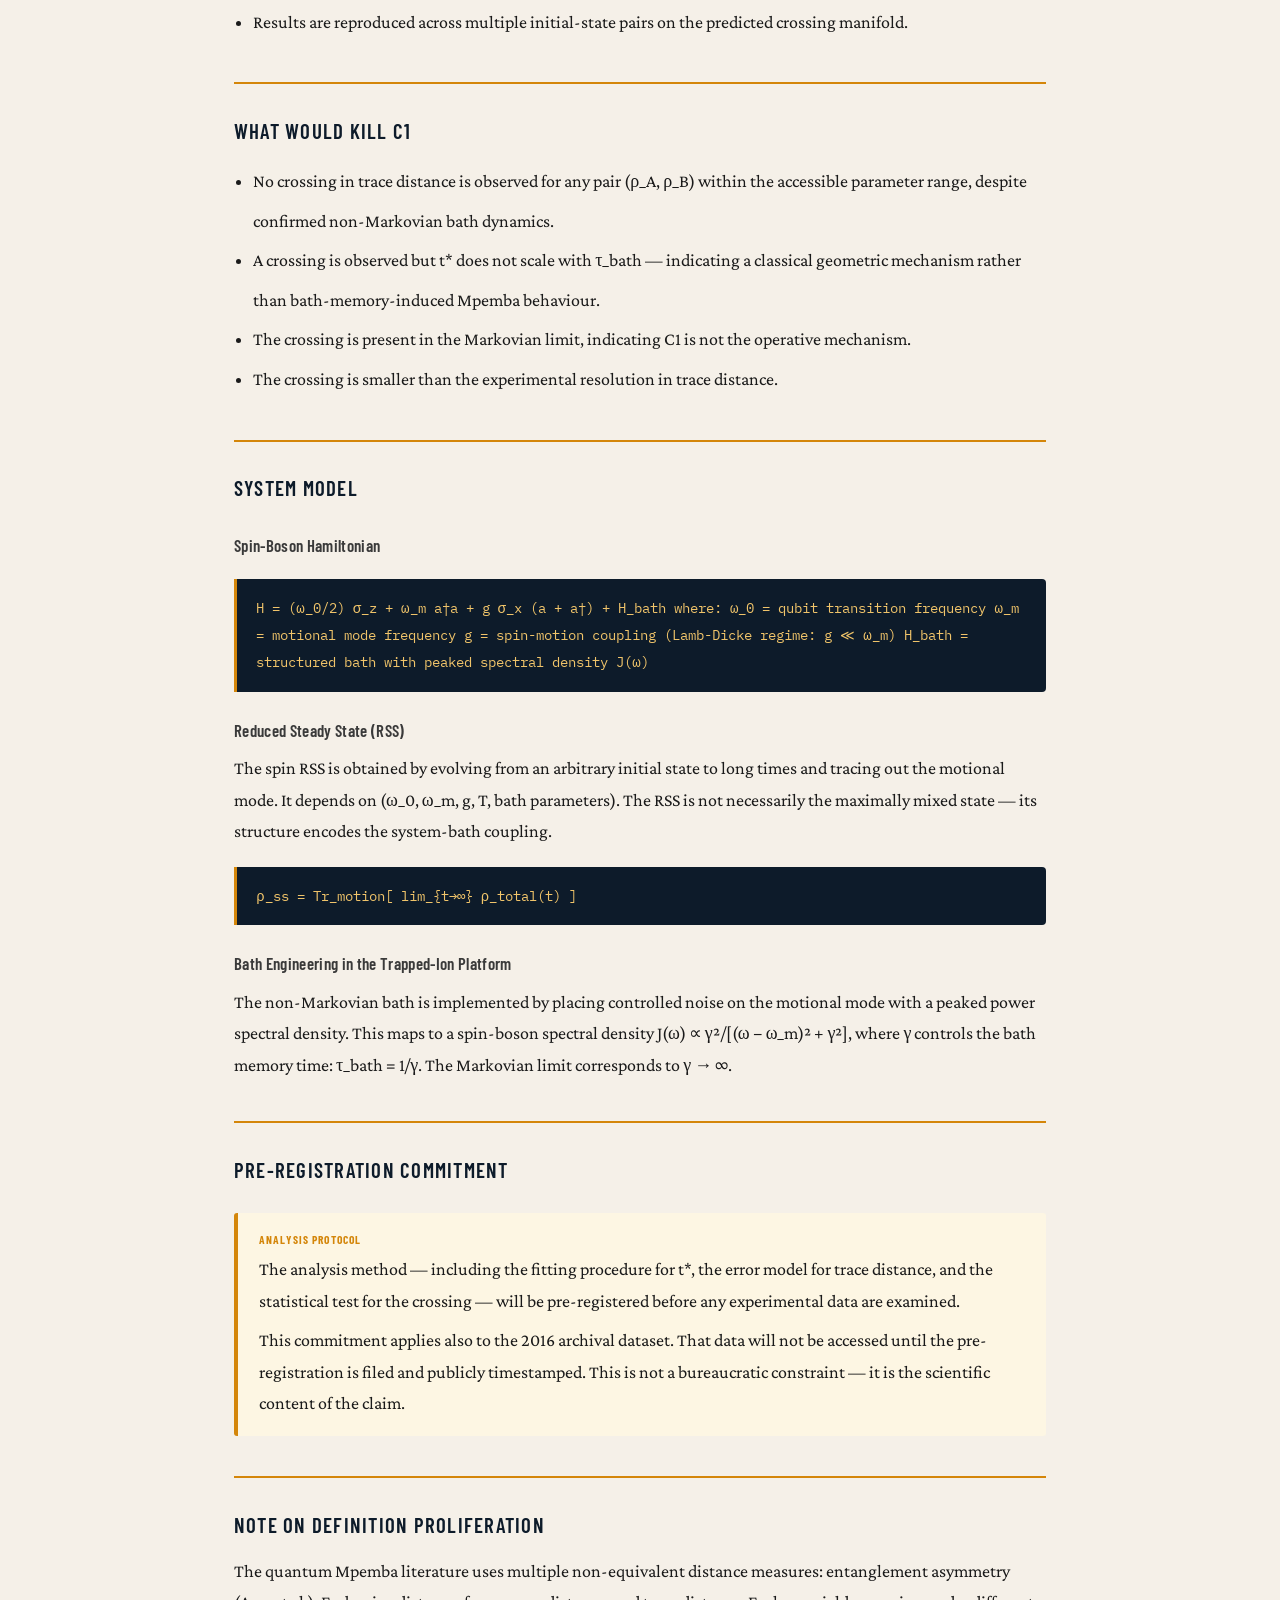
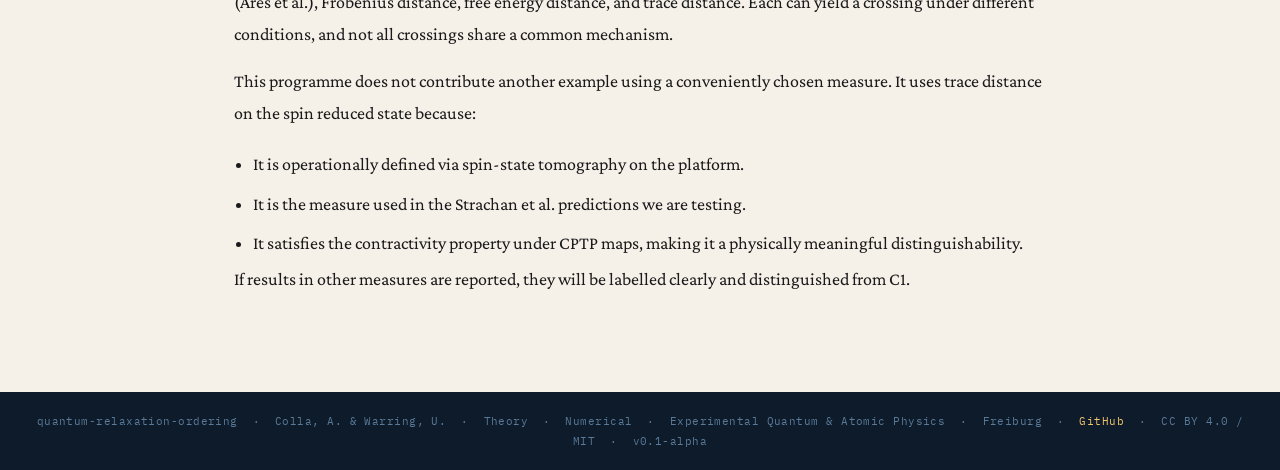
<file: framework.html>
<!DOCTYPE html>
<html lang="en">
<head>
  <meta charset="UTF-8">
  <meta name="viewport" content="width=device-width, initial-scale=1.0">
  <title>Framework — Quantum Relaxation Ordering</title>
  <link rel="stylesheet" href="style.css">
</head>
<body>

<header>
  <div class="header-inner">
    <a class="site-title" href="index.html">
      <strong>Quantum Relaxation Ordering</strong> &nbsp;/&nbsp; Open Science
    </a>
    <nav>
      <a href="index.html">Home</a>
      <a href="dossier.html">Dossier</a>
      <a href="framework.html" class="active">Framework</a>
      <a href="tutorial.html">Tutorials</a>
      <a href="numerics.html">Numerics</a>
      <a href="references.html">References</a>
    </nav>
  </div>
</header>

<div class="status-banner">
  <div class="status-inner">
    <span class="status-chip"><span class="label">version</span>0.1</span>
    <span class="status-chip open"><span class="label">type</span>falsifiable claim architecture</span>
    <span class="status-chip pending"><span class="label">pre-registration</span>pending · analysis method not yet filed</span>
    <span class="status-chip"><span class="label">stewards</span>Colla, A. &amp; Warring, U.</span>
  </div>
</div>

<main>

  <h1 class="page-title">Falsifiable Framework</h1>
  <p class="page-subtitle">Which claim, which measure, which crossing &mdash; and what would kill it</p>

  <div class="callout status-note">
    <div class="callout-label">Framework Purpose</div>
    This page defines the specific claim this programme is testing, in a form that can be confirmed or killed. It is not a review of the Mpemba field in general. It is a boundary document for this platform and this experiment.
  </div>

  <!-- Measure Box -->
  <hr class="section-rule">
  <h2>The Operative Distance Measure</h2>

  <div class="callout measure">
    <div class="callout-label">Measure Box — Platform-Specific Definition</div>
    <p style="margin-bottom:0.5rem;">The distance measure operative in this programme is the <strong>trace distance on the spin reduced state</strong>:</p>
    <div class="math-block" style="margin:0.6rem 0;">
D(ρ, σ) = ½ Tr|ρ − σ|
    </div>
    <p style="margin-bottom:0.4rem;">where ρ and σ are the spin reduced density matrices obtained by tracing out the motional mode.</p>
    <p style="margin:0;"><strong>Other measures in the literature</strong> (entanglement asymmetry, Frobenius distance, free energy distance) are noted in the References section. They are not the primary claim of this programme. Results will not be selectively reported in a measure that happens to show a crossing.
    </p>
  </div>

  <!-- Primary Claim -->
  <hr class="section-rule">
  <h2>The Primary Claim</h2>

  <p>We test the following claim, derived from Strachan et al. (PRL 134, 220403, 2025):</p>

  <div class="math-block">
Claim C1 (non-Markovian quantum Mpemba effect):

There exist initial states ρ_A, ρ_B of the spin subsystem such that:

  (i)   D(ρ_A(0), ρ_ss) &gt; D(ρ_B(0), ρ_ss)       [A starts farther]
  (ii)  ∃ t* &gt; 0 :  D(ρ_A(t*), ρ_ss) &lt; D(ρ_B(t*), ρ_ss)   [A crosses below B]
  (iii) The crossing time t* scales with bath memory time τ_bath
        in the way predicted by Strachan et al.
  (iv)  The crossing is absent under Markovian dynamics
        with the same steady state.
</div>

  <p>Condition (iv) is the diagnostic that distinguishes the non-Markovian mechanism from a trivial crossing due to initial-state geometry alone.</p>

  <!-- What Would Confirm -->
  <hr class="section-rule">
  <h2>What Would Confirm C1</h2>

  <ul style="margin-left:1.2rem; line-height:2.2;">
    <li>Observation of the trace-distance crossing D(ρ_A, ρ_ss) &lt; D(ρ_B, ρ_ss) at a time t* consistent with theoretical predictions, for a pair (ρ_A, ρ_B) with D(ρ_A(0)) &gt; D(ρ_B(0)).</li>
    <li>The crossing time t* shifts systematically with bath memory time τ_bath as predicted.</li>
    <li>The crossing disappears when the bath spectral density is broadened to the Markovian limit (δ-function spectral density).</li>
    <li>Results are reproduced across multiple initial-state pairs on the predicted crossing manifold.</li>
  </ul>

  <!-- What Would Kill It -->
  <hr class="section-rule">
  <h2>What Would Kill C1</h2>

  <ul style="margin-left:1.2rem; line-height:2.2;">
    <li>No crossing in trace distance is observed for any pair (ρ_A, ρ_B) within the accessible parameter range, despite confirmed non-Markovian bath dynamics.</li>
    <li>A crossing is observed but t* does not scale with τ_bath — indicating a classical geometric mechanism rather than bath-memory-induced Mpemba behaviour.</li>
    <li>The crossing is present in the Markovian limit, indicating C1 is not the operative mechanism.</li>
    <li>The crossing is smaller than the experimental resolution in trace distance.</li>
  </ul>

  <!-- System Model -->
  <hr class="section-rule">
  <h2>System Model</h2>

  <h3>Spin-Boson Hamiltonian</h3>
  <div class="math-block">
H = (ω_0/2) σ_z  +  ω_m a†a  +  g σ_x (a + a†)  +  H_bath

where:
  ω_0   = qubit transition frequency
  ω_m   = motional mode frequency
  g     = spin-motion coupling (Lamb-Dicke regime: g ≪ ω_m)
  H_bath = structured bath with peaked spectral density J(ω)
</div>

  <h3>Reduced Steady State (RSS)</h3>
  <p>The spin RSS is obtained by evolving from an arbitrary initial state to long times and tracing out the motional mode. It depends on (ω_0, ω_m, g, T, bath parameters). The RSS is not necessarily the maximally mixed state — its structure encodes the system-bath coupling.</p>

  <div class="math-block">
ρ_ss = Tr_motion[ lim_{t→∞} ρ_total(t) ]
</div>

  <h3>Bath Engineering in the Trapped-Ion Platform</h3>
  <p>The non-Markovian bath is implemented by placing controlled noise on the motional mode with a peaked power spectral density. This maps to a spin-boson spectral density J(ω) ∝ γ²/[(ω − ω_m)² + γ²], where γ controls the bath memory time: τ_bath = 1/γ. The Markovian limit corresponds to γ → ∞.</p>

  <!-- Pre-registration -->
  <hr class="section-rule">
  <h2>Pre-Registration Commitment</h2>

  <div class="callout status-note">
    <div class="callout-label">Analysis Protocol</div>
    <p style="margin-bottom:0.5rem;">The analysis method — including the fitting procedure for t*, the error model for trace distance, and the statistical test for the crossing — will be pre-registered before any experimental data are examined.</p>
    <p style="margin:0;">This commitment applies also to the 2016 archival dataset. That data will not be accessed until the pre-registration is filed and publicly timestamped. This is not a bureaucratic constraint — it is the scientific content of the claim.</p>
  </div>

  <!-- Definition proliferation note -->
  <hr class="section-rule">
  <h2>Note on Definition Proliferation</h2>

  <p>The quantum Mpemba literature uses multiple non-equivalent distance measures: entanglement asymmetry (Ares et al.), Frobenius distance, free energy distance, and trace distance. Each can yield a crossing under different conditions, and not all crossings share a common mechanism.</p>

  <p>This programme does not contribute another example using a conveniently chosen measure. It uses trace distance on the spin reduced state because:</p>
  <ul style="margin-left:1.2rem; line-height:2.2;">
    <li>It is operationally defined via spin-state tomography on the platform.</li>
    <li>It is the measure used in the Strachan et al. predictions we are testing.</li>
    <li>It satisfies the contractivity property under CPTP maps, making it a physically meaningful distinguishability.</li>
  </ul>
  <p>If results in other measures are reported, they will be labelled clearly and distinguished from C1.</p>

</main>

<footer>
  quantum-relaxation-ordering &nbsp;·&nbsp; Colla, A. &amp; Warring, U. &nbsp;·&nbsp; Theory &nbsp;&middot;&nbsp; Numerical &nbsp;&middot;&nbsp; Experimental Quantum &amp; Atomic Physics &nbsp;&middot;&nbsp; Freiburg &nbsp;·&nbsp;
  <a href="https://github.com/quantum-relaxation-ordering" target="_blank">GitHub</a> &nbsp;·&nbsp;
  CC BY 4.0 / MIT &nbsp;·&nbsp; v0.1-alpha
</footer>

</body>
</html>
</file>
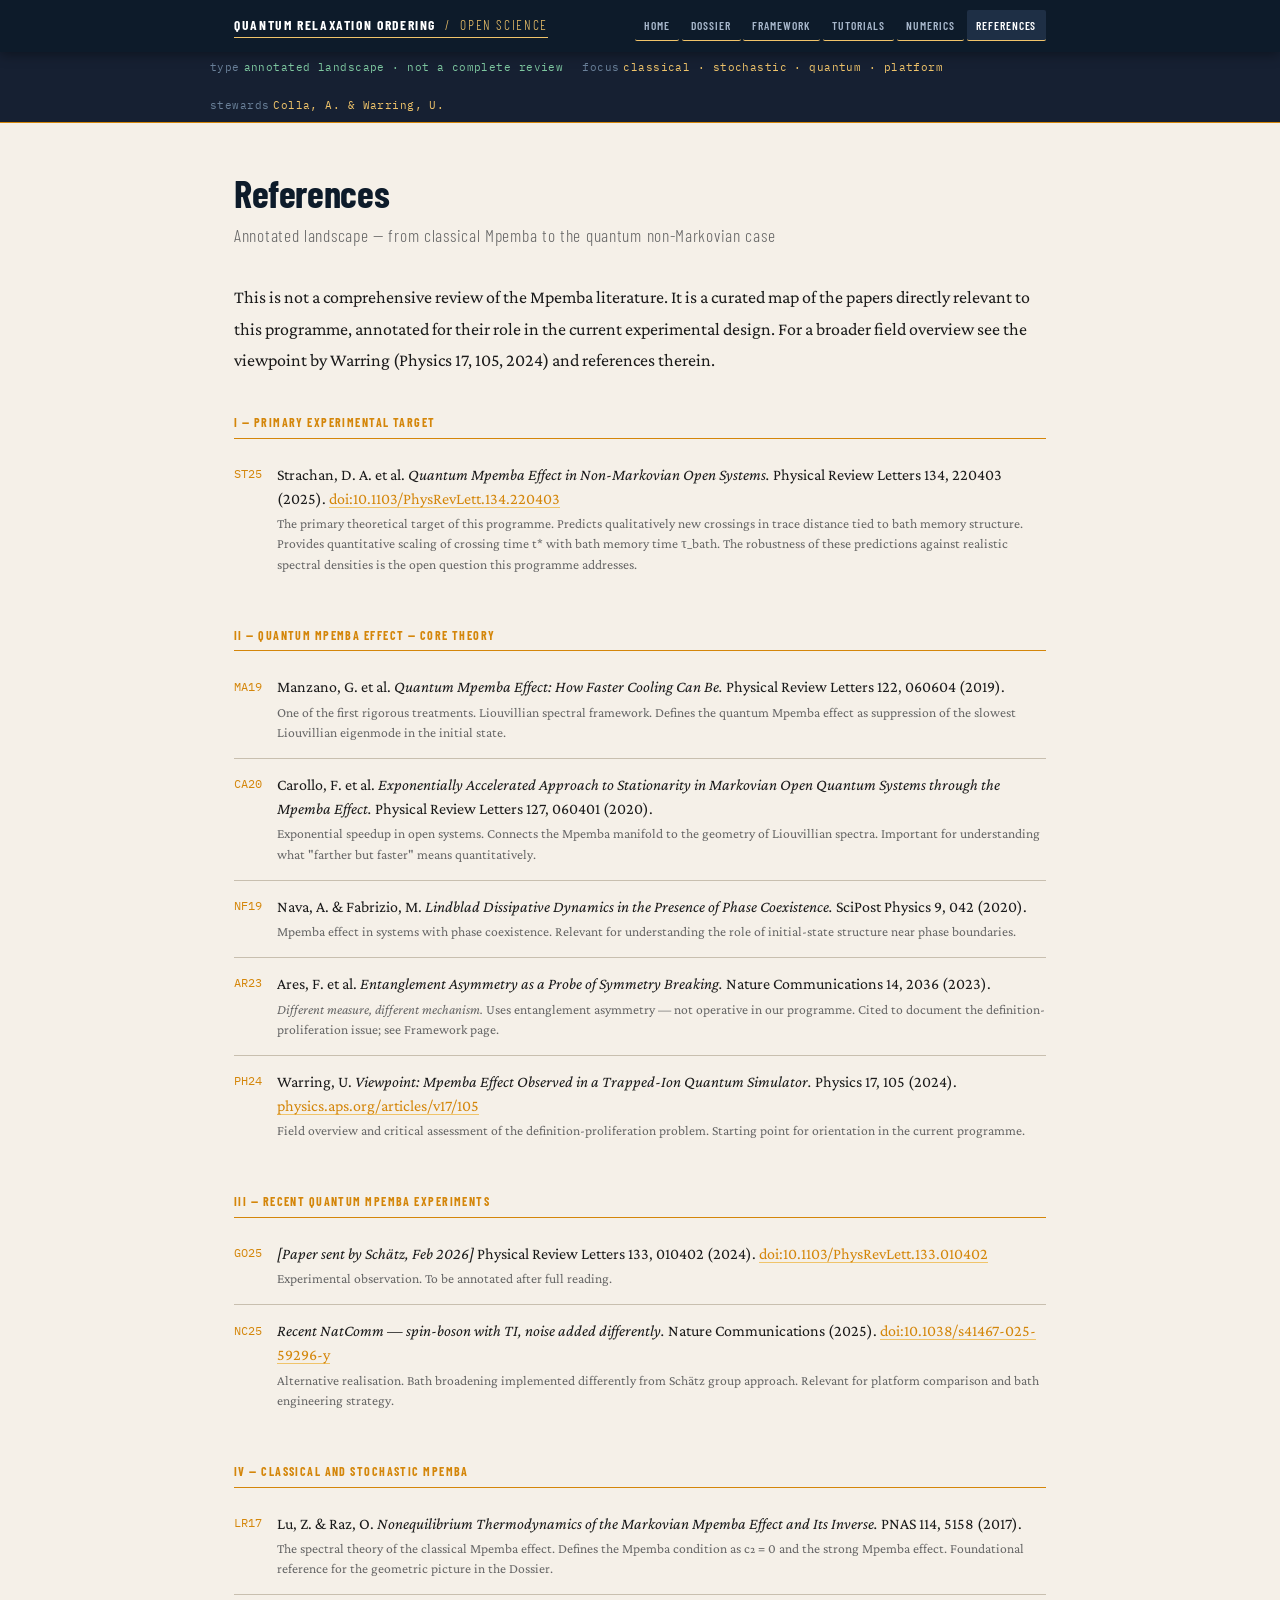
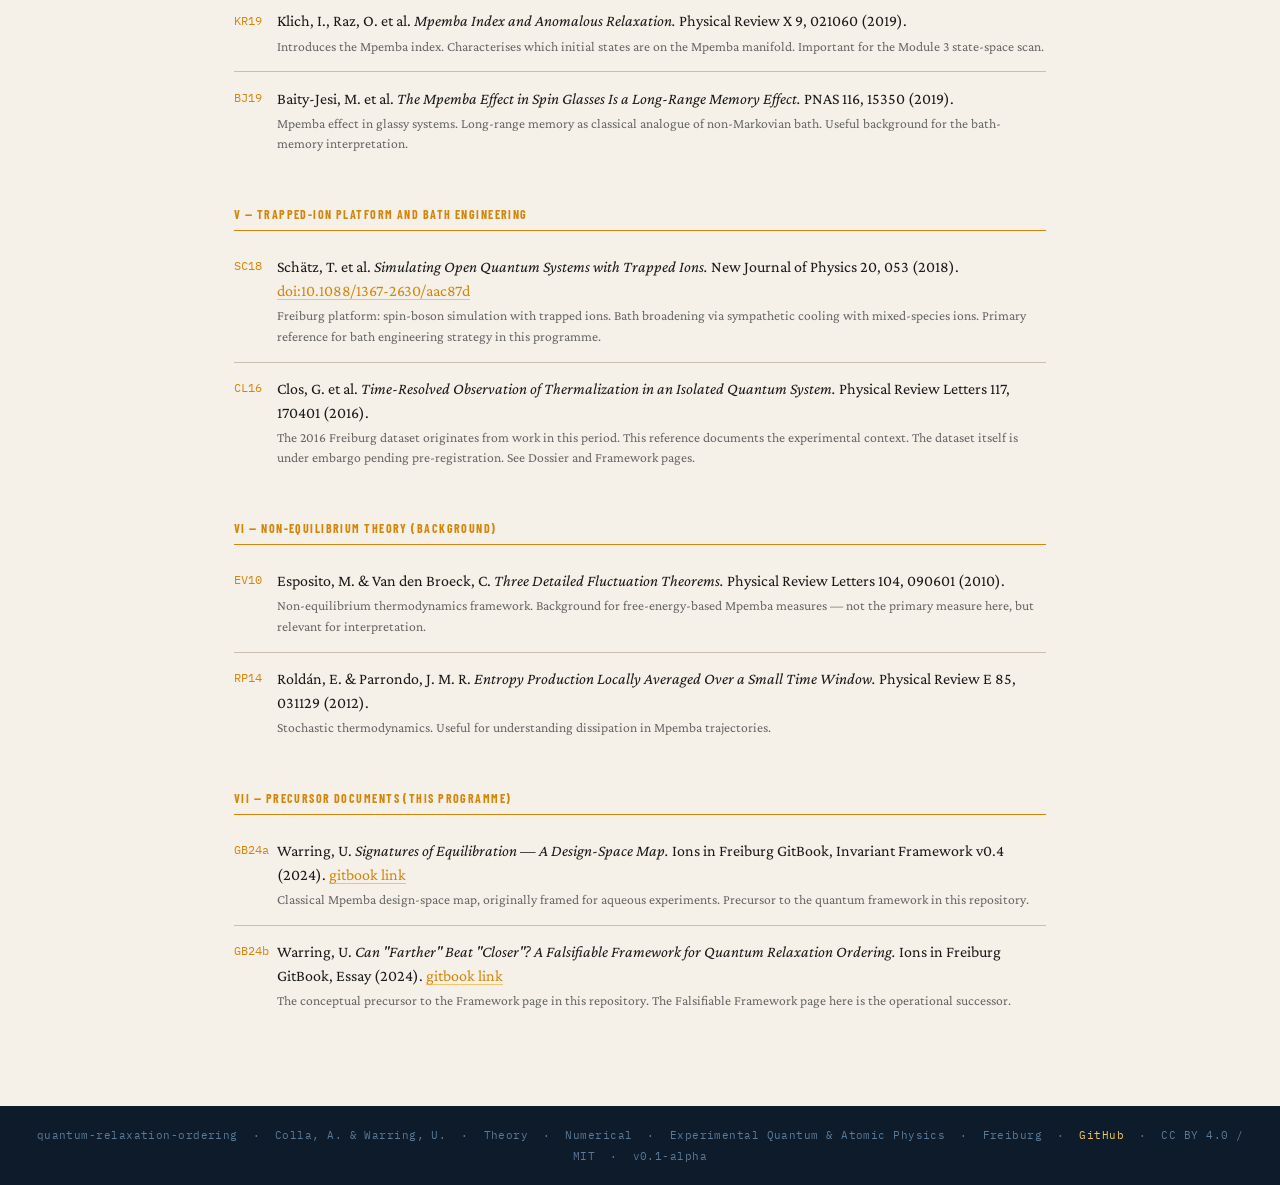
<file: references.html>
<!DOCTYPE html>
<html lang="en">
<head>
  <meta charset="UTF-8">
  <meta name="viewport" content="width=device-width, initial-scale=1.0">
  <title>References — Quantum Relaxation Ordering</title>
  <link rel="stylesheet" href="style.css">
  <style>
    .ref-section-head {
      font-family: var(--font-head);
      font-size: 0.75rem;
      font-weight: 700;
      letter-spacing: 0.12em;
      text-transform: uppercase;
      color: var(--amber);
      margin: 2.2rem 0 0.6rem;
      padding-bottom: 0.3rem;
      border-bottom: 1px solid var(--amber);
    }
  </style>
</head>
<body>

<header>
  <div class="header-inner">
    <a class="site-title" href="index.html">
      <strong>Quantum Relaxation Ordering</strong> &nbsp;/&nbsp; Open Science
    </a>
    <nav>
      <a href="index.html">Home</a>
      <a href="dossier.html">Dossier</a>
      <a href="framework.html">Framework</a>
      <a href="tutorial.html">Tutorials</a>
      <a href="numerics.html">Numerics</a>
      <a href="references.html" class="active">References</a>
    </nav>
  </div>
</header>

<div class="status-banner">
  <div class="status-inner">
    <span class="status-chip open"><span class="label">type</span>annotated landscape · not a complete review</span>
    <span class="status-chip"><span class="label">focus</span>classical · stochastic · quantum · platform</span>
    <span class="status-chip"><span class="label">stewards</span>Colla, A. &amp; Warring, U.</span>
  </div>
</div>

<main>

  <h1 class="page-title">References</h1>
  <p class="page-subtitle">Annotated landscape &mdash; from classical Mpemba to the quantum non-Markovian case</p>

  <p>This is not a comprehensive review of the Mpemba literature. It is a curated map of the papers directly relevant to this programme, annotated for their role in the current experimental design. For a broader field overview see the viewpoint by Warring (Physics 17, 105, 2024) and references therein.</p>

  <!-- Section 1 -->
  <div class="ref-section-head">I — Primary Experimental Target</div>

  <ul class="ref-list">
    <li>
      <span class="ref-key">ST25</span>
      <div class="ref-body">
        Strachan, D. A. et al. <span class="ref-title">Quantum Mpemba Effect in Non-Markovian Open Systems.</span>
        Physical Review Letters 134, 220403 (2025).
        <a href="https://journals.aps.org/prl/abstract/10.1103/PhysRevLett.134.220403" target="_blank">doi:10.1103/PhysRevLett.134.220403</a>
        <span class="ref-note">The primary theoretical target of this programme. Predicts qualitatively new crossings in trace distance tied to bath memory structure. Provides quantitative scaling of crossing time t* with bath memory time τ_bath. The robustness of these predictions against realistic spectral densities is the open question this programme addresses.</span>
      </div>
    </li>
  </ul>

  <!-- Section 2 -->
  <div class="ref-section-head">II — Quantum Mpemba Effect — Core Theory</div>

  <ul class="ref-list">
    <li>
      <span class="ref-key">MA19</span>
      <div class="ref-body">
        Manzano, G. et al. <span class="ref-title">Quantum Mpemba Effect: How Faster Cooling Can Be.</span>
        Physical Review Letters 122, 060604 (2019).
        <span class="ref-note">One of the first rigorous treatments. Liouvillian spectral framework. Defines the quantum Mpemba effect as suppression of the slowest Liouvillian eigenmode in the initial state.</span>
      </div>
    </li>
    <li>
      <span class="ref-key">CA20</span>
      <div class="ref-body">
        Carollo, F. et al. <span class="ref-title">Exponentially Accelerated Approach to Stationarity in Markovian Open Quantum Systems through the Mpemba Effect.</span>
        Physical Review Letters 127, 060401 (2020).
        <span class="ref-note">Exponential speedup in open systems. Connects the Mpemba manifold to the geometry of Liouvillian spectra. Important for understanding what "farther but faster" means quantitatively.</span>
      </div>
    </li>
    <li>
      <span class="ref-key">NF19</span>
      <div class="ref-body">
        Nava, A. &amp; Fabrizio, M. <span class="ref-title">Lindblad Dissipative Dynamics in the Presence of Phase Coexistence.</span>
        SciPost Physics 9, 042 (2020).
        <span class="ref-note">Mpemba effect in systems with phase coexistence. Relevant for understanding the role of initial-state structure near phase boundaries.</span>
      </div>
    </li>
    <li>
      <span class="ref-key">AR23</span>
      <div class="ref-body">
        Ares, F. et al. <span class="ref-title">Entanglement Asymmetry as a Probe of Symmetry Breaking.</span>
        Nature Communications 14, 2036 (2023).
        <span class="ref-note"><em>Different measure, different mechanism.</em> Uses entanglement asymmetry — not operative in our programme. Cited to document the definition-proliferation issue; see Framework page.</span>
      </div>
    </li>
    <li>
      <span class="ref-key">PH24</span>
      <div class="ref-body">
        Warring, U. <span class="ref-title">Viewpoint: Mpemba Effect Observed in a Trapped-Ion Quantum Simulator.</span>
        Physics 17, 105 (2024).
        <a href="https://physics.aps.org/articles/v17/105" target="_blank">physics.aps.org/articles/v17/105</a>
        <span class="ref-note">Field overview and critical assessment of the definition-proliferation problem. Starting point for orientation in the current programme.</span>
      </div>
    </li>
  </ul>

  <!-- Section 3 -->
  <div class="ref-section-head">III — Recent Quantum Mpemba Experiments</div>

  <ul class="ref-list">
    <li>
      <span class="ref-key">GO25</span>
      <div class="ref-body">
        <span class="ref-title">[Paper sent by Schätz, Feb 2026]</span>
        Physical Review Letters 133, 010402 (2024).
        <a href="https://journals.aps.org/prl/abstract/10.1103/PhysRevLett.133.010402" target="_blank">doi:10.1103/PhysRevLett.133.010402</a>
        <span class="ref-note">Experimental observation. To be annotated after full reading.</span>
      </div>
    </li>
    <li>
      <span class="ref-key">NC25</span>
      <div class="ref-body">
        <span class="ref-title">Recent NatComm — spin-boson with TI, noise added differently.</span>
        Nature Communications (2025).
        <a href="https://www.nature.com/articles/s41467-025-59296-y" target="_blank">doi:10.1038/s41467-025-59296-y</a>
        <span class="ref-note">Alternative realisation. Bath broadening implemented differently from Schätz group approach. Relevant for platform comparison and bath engineering strategy.</span>
      </div>
    </li>
  </ul>

  <!-- Section 4 -->
  <div class="ref-section-head">IV — Classical and Stochastic Mpemba</div>

  <ul class="ref-list">
    <li>
      <span class="ref-key">LR17</span>
      <div class="ref-body">
        Lu, Z. &amp; Raz, O. <span class="ref-title">Nonequilibrium Thermodynamics of the Markovian Mpemba Effect and Its Inverse.</span>
        PNAS 114, 5158 (2017).
        <span class="ref-note">The spectral theory of the classical Mpemba effect. Defines the Mpemba condition as c₂ = 0 and the strong Mpemba effect. Foundational reference for the geometric picture in the Dossier.</span>
      </div>
    </li>
    <li>
      <span class="ref-key">KR19</span>
      <div class="ref-body">
        Klich, I., Raz, O. et al. <span class="ref-title">Mpemba Index and Anomalous Relaxation.</span>
        Physical Review X 9, 021060 (2019).
        <span class="ref-note">Introduces the Mpemba index. Characterises which initial states are on the Mpemba manifold. Important for the Module 3 state-space scan.</span>
      </div>
    </li>
    <li>
      <span class="ref-key">BJ19</span>
      <div class="ref-body">
        Baity-Jesi, M. et al. <span class="ref-title">The Mpemba Effect in Spin Glasses Is a Long-Range Memory Effect.</span>
        PNAS 116, 15350 (2019).
        <span class="ref-note">Mpemba effect in glassy systems. Long-range memory as classical analogue of non-Markovian bath. Useful background for the bath-memory interpretation.</span>
      </div>
    </li>
  </ul>

  <!-- Section 5 -->
  <div class="ref-section-head">V — Trapped-Ion Platform and Bath Engineering</div>

  <ul class="ref-list">
    <li>
      <span class="ref-key">SC18</span>
      <div class="ref-body">
        Schätz, T. et al. <span class="ref-title">Simulating Open Quantum Systems with Trapped Ions.</span>
        New Journal of Physics 20, 053 (2018).
        <a href="https://iopscience.iop.org/article/10.1088/1367-2630/aac87d/meta" target="_blank">doi:10.1088/1367-2630/aac87d</a>
        <span class="ref-note">Freiburg platform: spin-boson simulation with trapped ions. Bath broadening via sympathetic cooling with mixed-species ions. Primary reference for bath engineering strategy in this programme.</span>
      </div>
    </li>
    <li>
      <span class="ref-key">CL16</span>
      <div class="ref-body">
        Clos, G. et al. <span class="ref-title">Time-Resolved Observation of Thermalization in an Isolated Quantum System.</span>
        Physical Review Letters 117, 170401 (2016).
        <span class="ref-note">The 2016 Freiburg dataset originates from work in this period. This reference documents the experimental context. The dataset itself is under embargo pending pre-registration. See Dossier and Framework pages.</span>
      </div>
    </li>
  </ul>

  <!-- Section 6 -->
  <div class="ref-section-head">VI — Non-Equilibrium Theory (Background)</div>

  <ul class="ref-list">
    <li>
      <span class="ref-key">EV10</span>
      <div class="ref-body">
        Esposito, M. &amp; Van den Broeck, C. <span class="ref-title">Three Detailed Fluctuation Theorems.</span>
        Physical Review Letters 104, 090601 (2010).
        <span class="ref-note">Non-equilibrium thermodynamics framework. Background for free-energy-based Mpemba measures — not the primary measure here, but relevant for interpretation.</span>
      </div>
    </li>
    <li>
      <span class="ref-key">RP14</span>
      <div class="ref-body">
        Roldán, E. &amp; Parrondo, J. M. R. <span class="ref-title">Entropy Production Locally Averaged Over a Small Time Window.</span>
        Physical Review E 85, 031129 (2012).
        <span class="ref-note">Stochastic thermodynamics. Useful for understanding dissipation in Mpemba trajectories.</span>
      </div>
    </li>
  </ul>

  <!-- Section 7 -->
  <div class="ref-section-head">VII — Precursor Documents (This Programme)</div>

  <ul class="ref-list">
    <li>
      <span class="ref-key">GB24a</span>
      <div class="ref-body">
        Warring, U. <span class="ref-title">Signatures of Equilibration — A Design-Space Map.</span>
        Ions in Freiburg GitBook, Invariant Framework v0.4 (2024).
        <a href="https://uwarring.gitbook.io/ions-in-freiburg/invariant-frameworks/signatures-of-equilibration-a-design-space-map" target="_blank">gitbook link</a>
        <span class="ref-note">Classical Mpemba design-space map, originally framed for aqueous experiments. Precursor to the quantum framework in this repository.</span>
      </div>
    </li>
    <li>
      <span class="ref-key">GB24b</span>
      <div class="ref-body">
        Warring, U. <span class="ref-title">Can "Farther" Beat "Closer"? A Falsifiable Framework for Quantum Relaxation Ordering.</span>
        Ions in Freiburg GitBook, Essay (2024).
        <a href="https://uwarring.gitbook.io/ions-in-freiburg/essays/can-farther-beat-closer-a-falsifiable-framework-for-quantum-relaxation-ordering" target="_blank">gitbook link</a>
        <span class="ref-note">The conceptual precursor to the Framework page in this repository. The Falsifiable Framework page here is the operational successor.</span>
      </div>
    </li>
  </ul>

</main>

<footer>
  quantum-relaxation-ordering &nbsp;·&nbsp; Colla, A. &amp; Warring, U. &nbsp;·&nbsp; Theory &nbsp;&middot;&nbsp; Numerical &nbsp;&middot;&nbsp; Experimental Quantum &amp; Atomic Physics &nbsp;&middot;&nbsp; Freiburg &nbsp;·&nbsp;
  <a href="https://github.com/quantum-relaxation-ordering" target="_blank">GitHub</a> &nbsp;·&nbsp;
  CC BY 4.0 / MIT &nbsp;·&nbsp; v0.1-alpha
</footer>

</body>
</html>
</file>
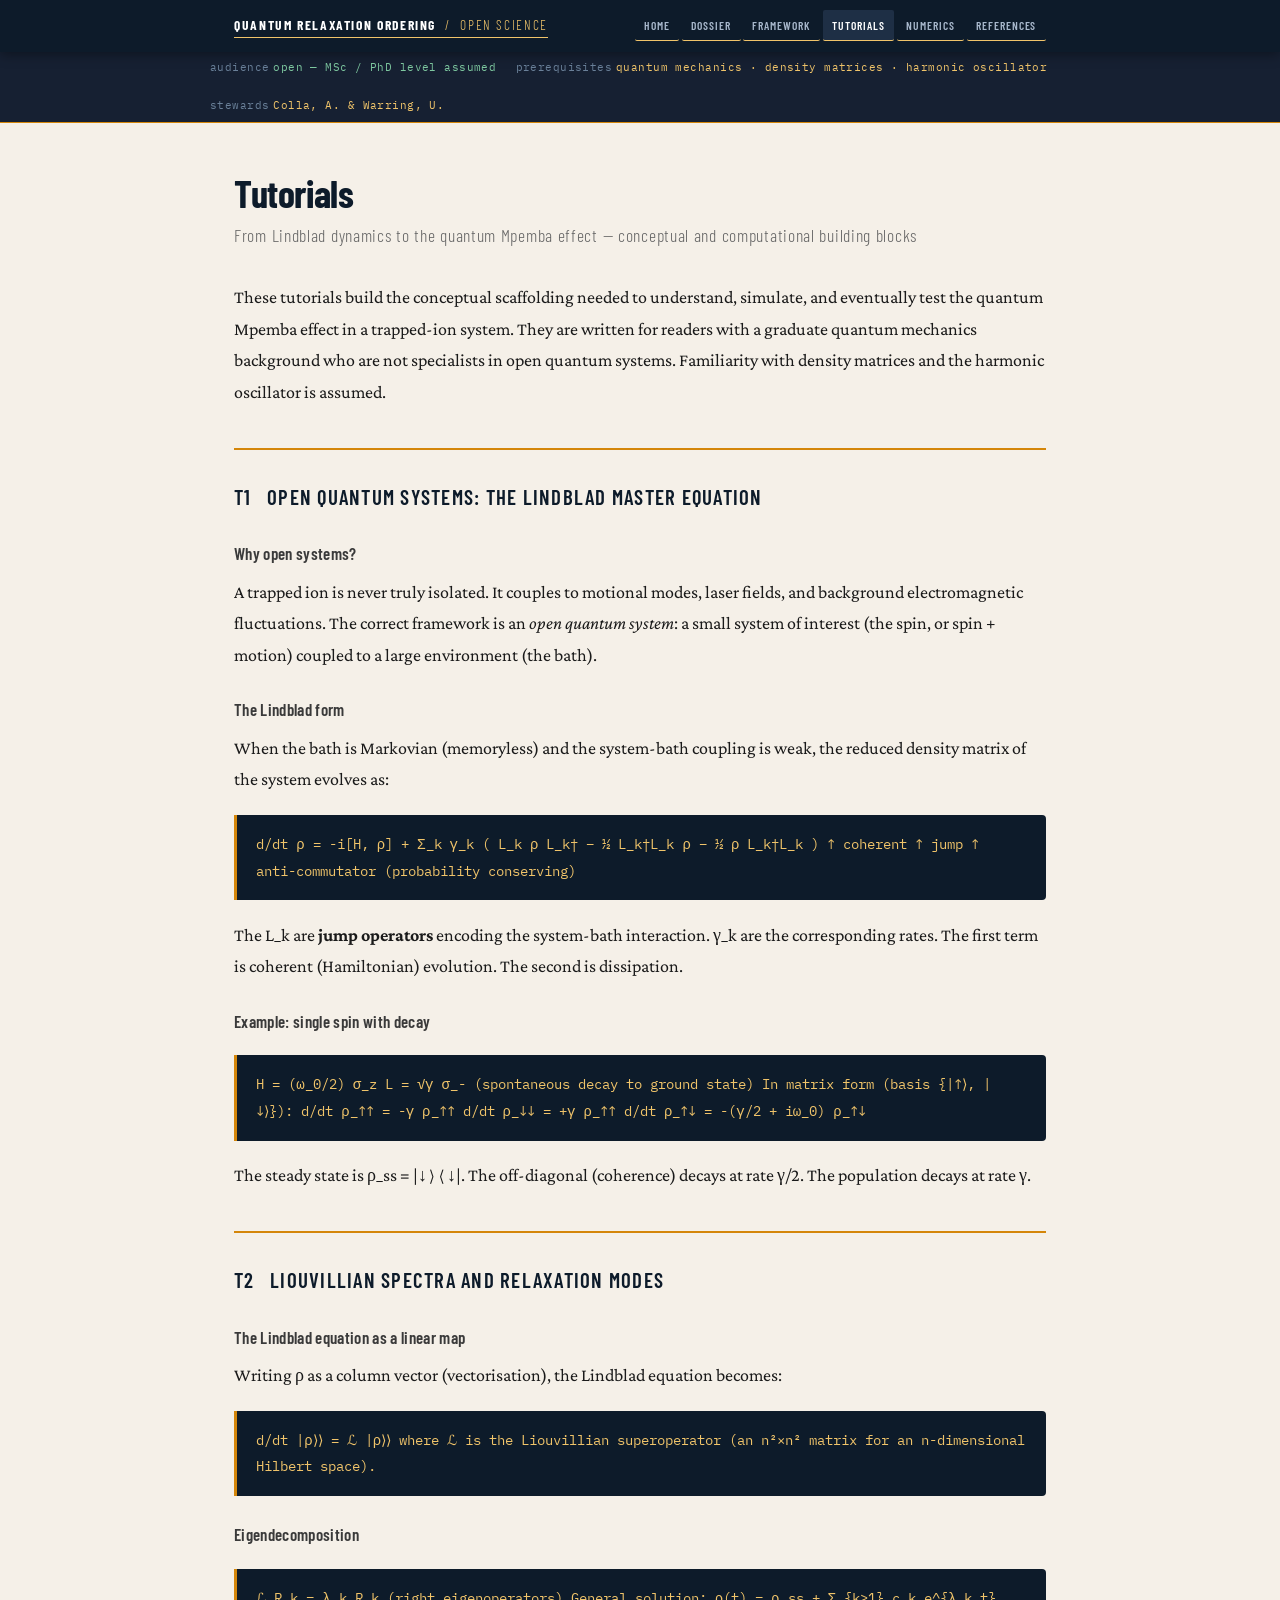
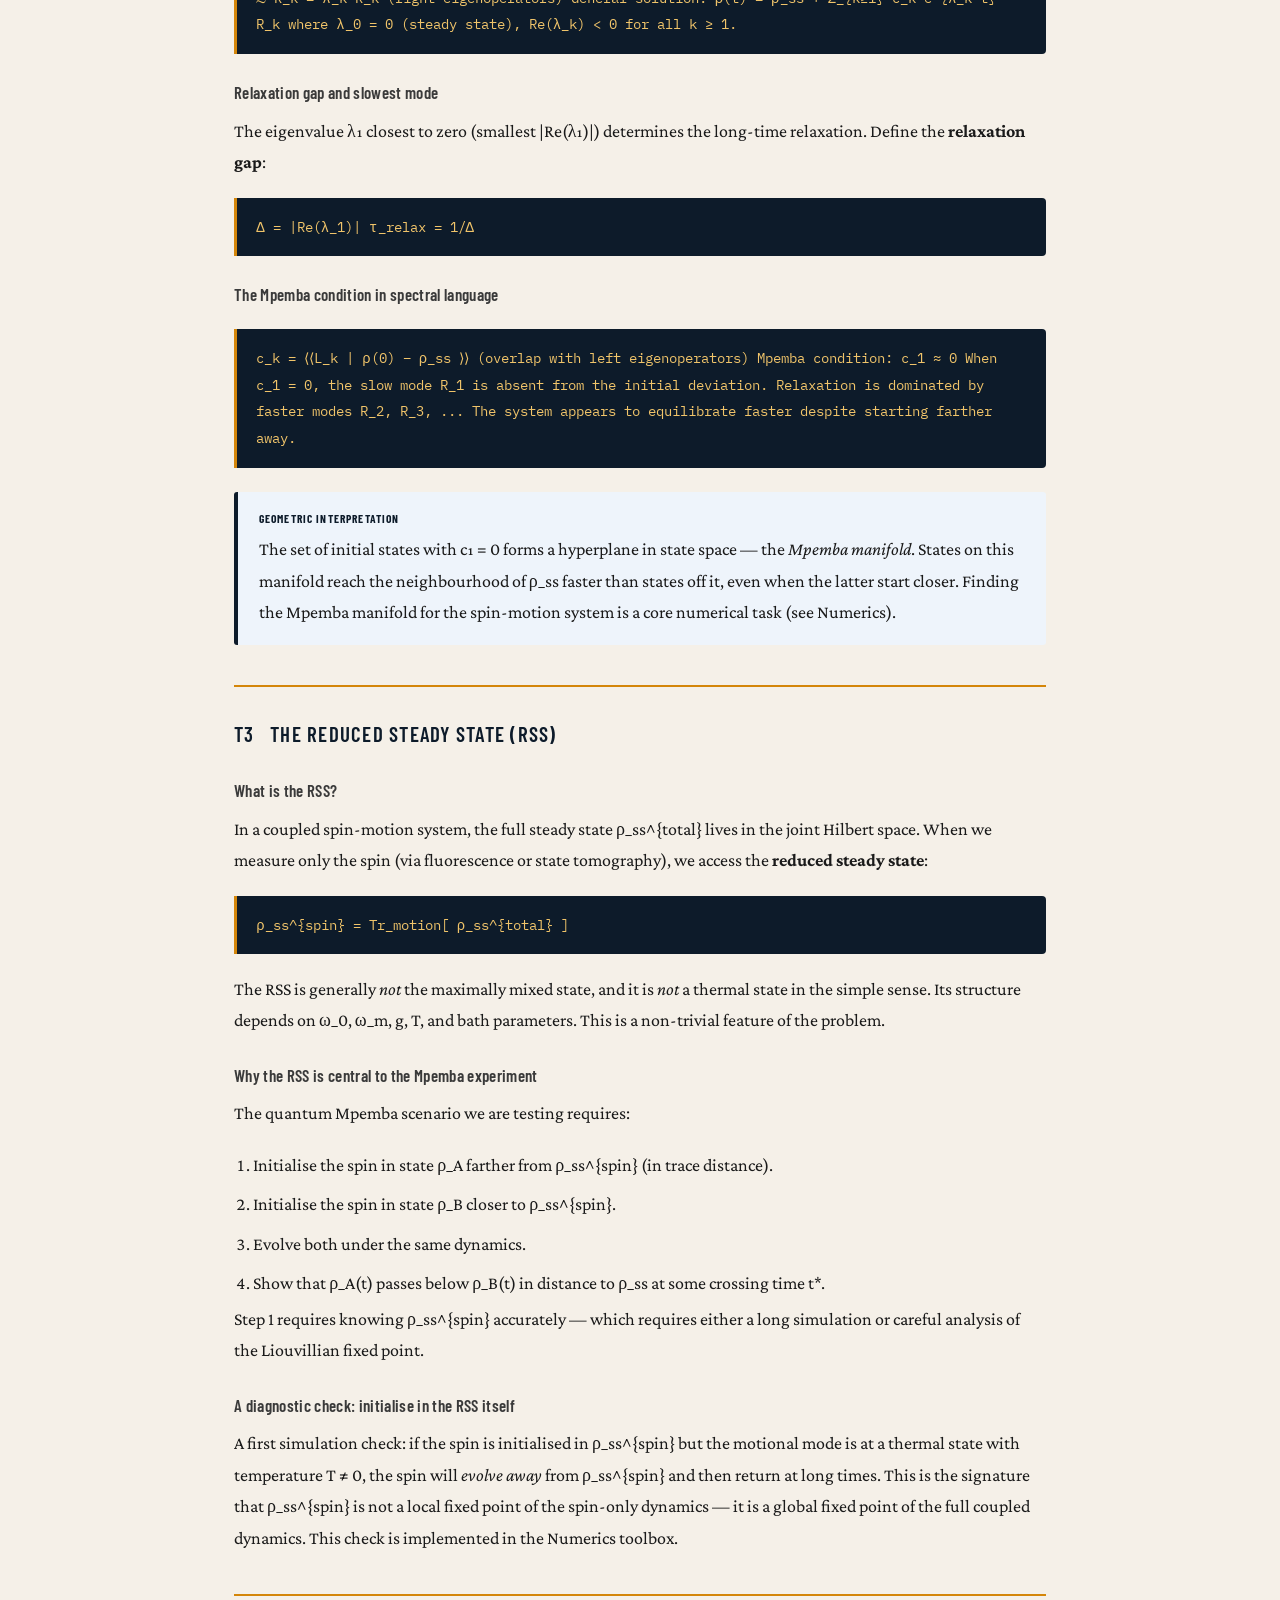
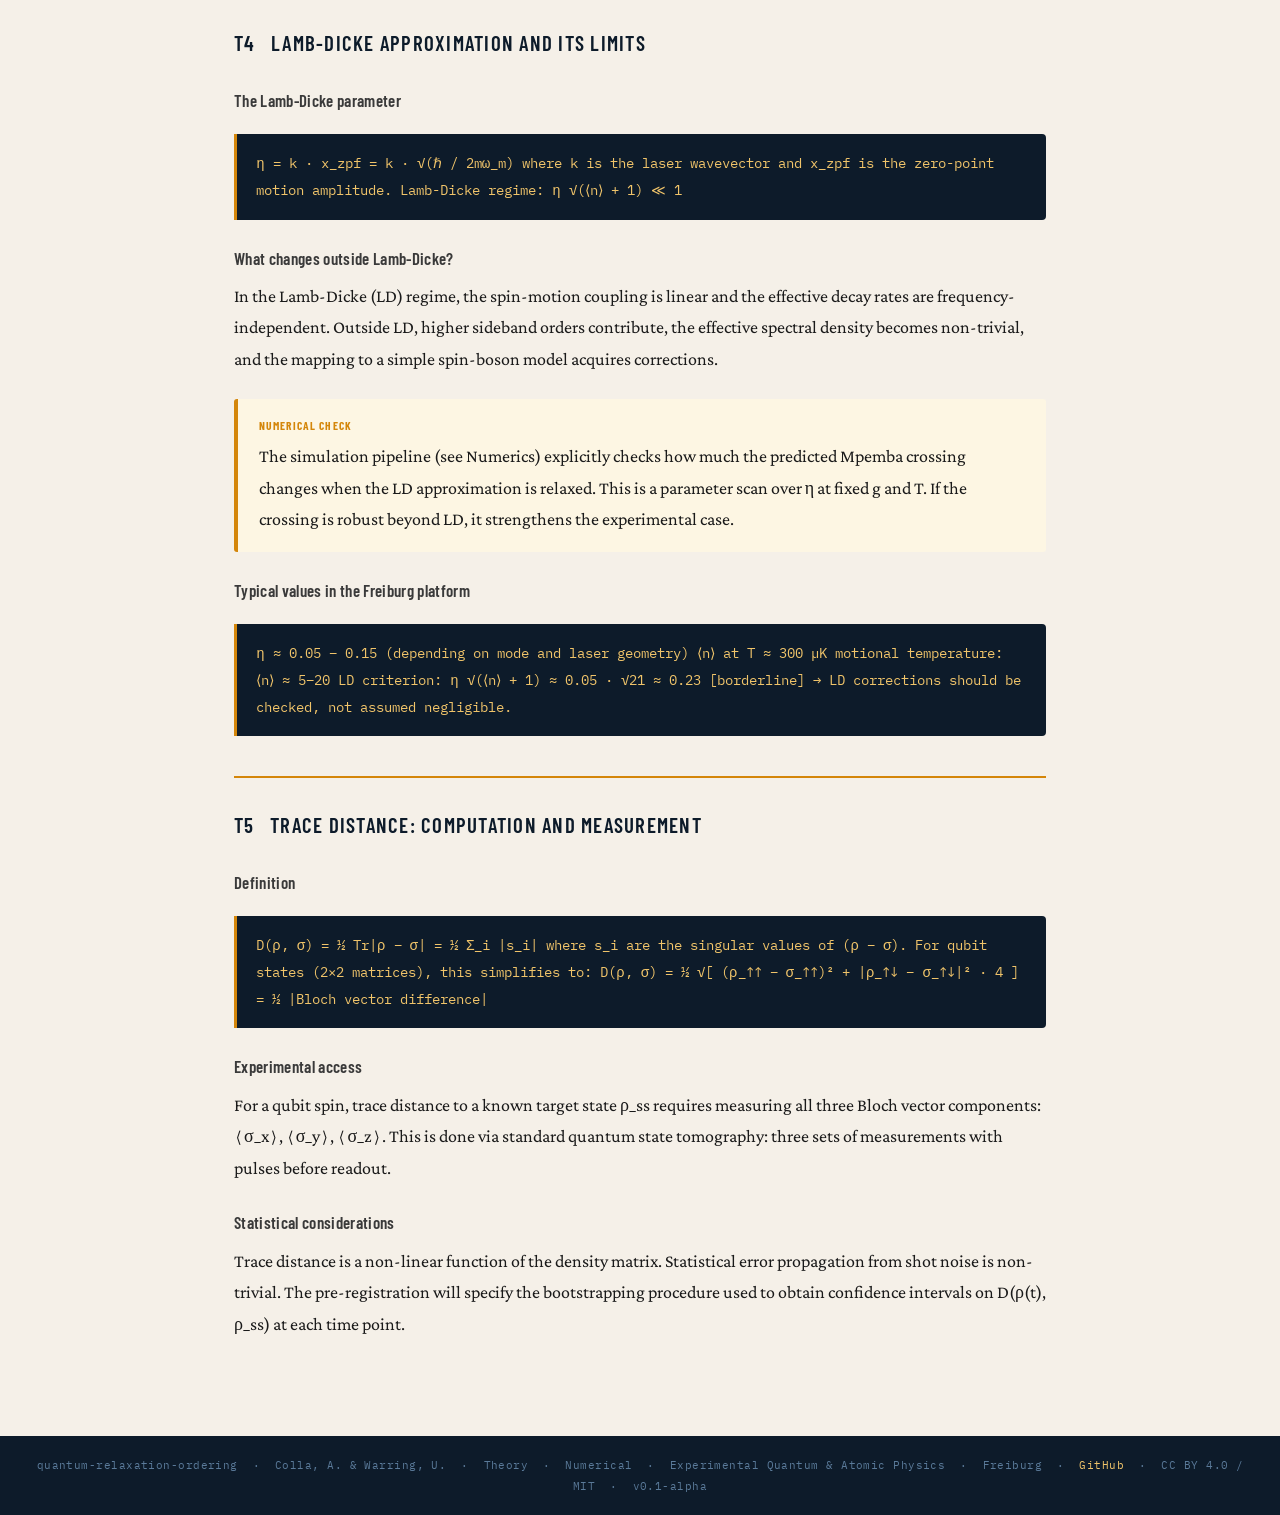
<file: tutorial.html>
<!DOCTYPE html>
<html lang="en">
<head>
  <meta charset="UTF-8">
  <meta name="viewport" content="width=device-width, initial-scale=1.0">
  <title>Tutorials — Quantum Relaxation Ordering</title>
  <link rel="stylesheet" href="style.css">
</head>
<body>

<header>
  <div class="header-inner">
    <a class="site-title" href="index.html">
      <strong>Quantum Relaxation Ordering</strong> &nbsp;/&nbsp; Open Science
    </a>
    <nav>
      <a href="index.html">Home</a>
      <a href="dossier.html">Dossier</a>
      <a href="framework.html">Framework</a>
      <a href="tutorial.html" class="active">Tutorials</a>
      <a href="numerics.html">Numerics</a>
      <a href="references.html">References</a>
    </nav>
  </div>
</header>

<div class="status-banner">
  <div class="status-inner">
    <span class="status-chip open"><span class="label">audience</span>open — MSc / PhD level assumed</span>
    <span class="status-chip"><span class="label">prerequisites</span>quantum mechanics · density matrices · harmonic oscillator</span>
    <span class="status-chip"><span class="label">stewards</span>Colla, A. &amp; Warring, U.</span>
  </div>
</div>

<main>

  <h1 class="page-title">Tutorials</h1>
  <p class="page-subtitle">From Lindblad dynamics to the quantum Mpemba effect &mdash; conceptual and computational building blocks</p>

  <p>These tutorials build the conceptual scaffolding needed to understand, simulate, and eventually test the quantum Mpemba effect in a trapped-ion system. They are written for readers with a graduate quantum mechanics background who are not specialists in open quantum systems. Familiarity with density matrices and the harmonic oscillator is assumed.</p>

  <!-- T1 -->
  <hr class="section-rule">
  <h2>T1 &nbsp; Open Quantum Systems: the Lindblad Master Equation</h2>

  <h3>Why open systems?</h3>
  <p>A trapped ion is never truly isolated. It couples to motional modes, laser fields, and background electromagnetic fluctuations. The correct framework is an <em>open quantum system</em>: a small system of interest (the spin, or spin + motion) coupled to a large environment (the bath).</p>

  <h3>The Lindblad form</h3>
  <p>When the bath is Markovian (memoryless) and the system-bath coupling is weak, the reduced density matrix of the system evolves as:</p>

  <div class="math-block">
d/dt ρ = -i[H, ρ]  +  Σ_k γ_k ( L_k ρ L_k†  −  ½ L_k†L_k ρ  −  ½ ρ L_k†L_k )
         ↑ coherent    ↑ jump                  ↑ anti-commutator (probability conserving)
</div>

  <p>The L_k are <strong>jump operators</strong> encoding the system-bath interaction. γ_k are the corresponding rates. The first term is coherent (Hamiltonian) evolution. The second is dissipation.</p>

  <h3>Example: single spin with decay</h3>
  <div class="math-block">
H = (ω_0/2) σ_z
L = √γ σ_-          (spontaneous decay to ground state)

In matrix form (basis {|↑⟩, |↓⟩}):

d/dt ρ_↑↑ = -γ ρ_↑↑
d/dt ρ_↓↓ = +γ ρ_↑↑
d/dt ρ_↑↓ = -(γ/2 + iω_0) ρ_↑↓
</div>

  <p>The steady state is ρ_ss = |↓⟩⟨↓|. The off-diagonal (coherence) decays at rate γ/2. The population decays at rate γ.</p>

  <!-- T2 -->
  <hr class="section-rule">
  <h2>T2 &nbsp; Liouvillian Spectra and Relaxation Modes</h2>

  <h3>The Lindblad equation as a linear map</h3>
  <p>Writing ρ as a column vector (vectorisation), the Lindblad equation becomes:</p>

  <div class="math-block">
d/dt |ρ⟩⟩ = ℒ |ρ⟩⟩

where ℒ is the Liouvillian superoperator (an n²×n² matrix for an n-dimensional Hilbert space).
</div>

  <h3>Eigendecomposition</h3>
  <div class="math-block">
ℒ R_k = λ_k R_k       (right eigenoperators)

General solution:
  ρ(t) = ρ_ss  +  Σ_{k≥1} c_k e^{λ_k t} R_k

where λ_0 = 0 (steady state), Re(λ_k) &lt; 0 for all k ≥ 1.
</div>

  <h3>Relaxation gap and slowest mode</h3>
  <p>The eigenvalue λ₁ closest to zero (smallest |Re(λ₁)|) determines the long-time relaxation. Define the <strong>relaxation gap</strong>:</p>
  <div class="math-block">
Δ = |Re(λ_1)|

τ_relax = 1/Δ
</div>

  <h3>The Mpemba condition in spectral language</h3>
  <div class="math-block">
c_k = ⟨⟨L_k | ρ(0) − ρ_ss ⟩⟩    (overlap with left eigenoperators)

Mpemba condition: c_1 ≈ 0

When c_1 = 0, the slow mode R_1 is absent from the initial deviation.
Relaxation is dominated by faster modes R_2, R_3, ...
The system appears to equilibrate faster despite starting farther away.
</div>

  <div class="callout measure">
    <div class="callout-label">Geometric Interpretation</div>
    The set of initial states with c₁ = 0 forms a hyperplane in state space — the <em>Mpemba manifold</em>. States on this manifold reach the neighbourhood of ρ_ss faster than states off it, even when the latter start closer. Finding the Mpemba manifold for the spin-motion system is a core numerical task (see Numerics).
  </div>

  <!-- T3 -->
  <hr class="section-rule">
  <h2>T3 &nbsp; The Reduced Steady State (RSS)</h2>

  <h3>What is the RSS?</h3>
  <p>In a coupled spin-motion system, the full steady state ρ_ss^{total} lives in the joint Hilbert space. When we measure only the spin (via fluorescence or state tomography), we access the <strong>reduced steady state</strong>:</p>

  <div class="math-block">
ρ_ss^{spin} = Tr_motion[ ρ_ss^{total} ]
</div>

  <p>The RSS is generally <em>not</em> the maximally mixed state, and it is <em>not</em> a thermal state in the simple sense. Its structure depends on ω_0, ω_m, g, T, and bath parameters. This is a non-trivial feature of the problem.</p>

  <h3>Why the RSS is central to the Mpemba experiment</h3>
  <p>The quantum Mpemba scenario we are testing requires:</p>
  <ol style="margin-left:1.2rem; line-height:2.2;">
    <li>Initialise the spin in state ρ_A farther from ρ_ss^{spin} (in trace distance).</li>
    <li>Initialise the spin in state ρ_B closer to ρ_ss^{spin}.</li>
    <li>Evolve both under the same dynamics.</li>
    <li>Show that ρ_A(t) passes below ρ_B(t) in distance to ρ_ss at some crossing time t*.</li>
  </ol>
  <p>Step 1 requires knowing ρ_ss^{spin} accurately — which requires either a long simulation or careful analysis of the Liouvillian fixed point.</p>

  <h3>A diagnostic check: initialise in the RSS itself</h3>
  <p>A first simulation check: if the spin is initialised in ρ_ss^{spin} but the motional mode is at a thermal state with temperature T ≠ 0, the spin will <em>evolve away</em> from ρ_ss^{spin} and then return at long times. This is the signature that ρ_ss^{spin} is not a local fixed point of the spin-only dynamics — it is a global fixed point of the full coupled dynamics. This check is implemented in the Numerics toolbox.</p>

  <!-- T4 -->
  <hr class="section-rule">
  <h2>T4 &nbsp; Lamb-Dicke Approximation and its Limits</h2>

  <h3>The Lamb-Dicke parameter</h3>
  <div class="math-block">
η = k · x_zpf = k · √(ℏ / 2mω_m)

where k is the laser wavevector and x_zpf is the zero-point motion amplitude.

Lamb-Dicke regime: η √(⟨n⟩ + 1) ≪ 1
</div>

  <h3>What changes outside Lamb-Dicke?</h3>
  <p>In the Lamb-Dicke (LD) regime, the spin-motion coupling is linear and the effective decay rates are frequency-independent. Outside LD, higher sideband orders contribute, the effective spectral density becomes non-trivial, and the mapping to a simple spin-boson model acquires corrections.</p>

  <div class="callout status-note">
    <div class="callout-label">Numerical Check</div>
    The simulation pipeline (see Numerics) explicitly checks how much the predicted Mpemba crossing changes when the LD approximation is relaxed. This is a parameter scan over η at fixed g and T. If the crossing is robust beyond LD, it strengthens the experimental case.
  </div>

  <h3>Typical values in the Freiburg platform</h3>
  <div class="math-block">
η ≈ 0.05 – 0.15    (depending on mode and laser geometry)
⟨n⟩ at T ≈ 300 µK motional temperature: ⟨n⟩ ≈ 5–20

LD criterion: η √(⟨n⟩ + 1) ≈ 0.05 · √21 ≈ 0.23   [borderline]
→ LD corrections should be checked, not assumed negligible.
</div>

  <!-- T5 -->
  <hr class="section-rule">
  <h2>T5 &nbsp; Trace Distance: Computation and Measurement</h2>

  <h3>Definition</h3>
  <div class="math-block">
D(ρ, σ) = ½ Tr|ρ − σ|  =  ½ Σ_i |s_i|

where s_i are the singular values of (ρ − σ).
For qubit states (2×2 matrices), this simplifies to:

D(ρ, σ) = ½ √[ (ρ_↑↑ − σ_↑↑)²  +  |ρ_↑↓ − σ_↑↓|² · 4 ]
         = ½ |Bloch vector difference|
</div>

  <h3>Experimental access</h3>
  <p>For a qubit spin, trace distance to a known target state ρ_ss requires measuring all three Bloch vector components: ⟨σ_x⟩, ⟨σ_y⟩, ⟨σ_z⟩. This is done via standard quantum state tomography: three sets of measurements with pulses before readout.</p>

  <h3>Statistical considerations</h3>
  <p>Trace distance is a non-linear function of the density matrix. Statistical error propagation from shot noise is non-trivial. The pre-registration will specify the bootstrapping procedure used to obtain confidence intervals on D(ρ(t), ρ_ss) at each time point.</p>

</main>

<footer>
  quantum-relaxation-ordering &nbsp;·&nbsp; Colla, A. &amp; Warring, U. &nbsp;·&nbsp; Theory &nbsp;&middot;&nbsp; Numerical &nbsp;&middot;&nbsp; Experimental Quantum &amp; Atomic Physics &nbsp;&middot;&nbsp; Freiburg &nbsp;·&nbsp;
  <a href="https://github.com/quantum-relaxation-ordering" target="_blank">GitHub</a> &nbsp;·&nbsp;
  CC BY 4.0 / MIT &nbsp;·&nbsp; v0.1-alpha
</footer>

</body>
</html>
</file>
<file: style.css>
/* ============================================================
   quantum-relaxation-ordering — shared stylesheet
   Stewards: Colla, A. & Warring, U.
   ============================================================ */

@import url('https://fonts.googleapis.com/css2?family=Crimson+Pro:ital,wght@0,300;0,400;0,600;1,300;1,400&family=IBM+Plex+Mono:wght@300;400;500&family=Barlow+Condensed:wght@300;400;600;700&display=swap');

/* ── Variables ────────────────────────────────────────────── */
:root {
  --navy:       #0d1b2a;
  --navy-mid:   #162032;
  --navy-light: #1e2f45;
  --amber:      #d4860a;
  --amber-pale: #f0c46a;
  --cream:      #f5f0e8;
  --cream-dark: #ede7d9;
  --ink:        #1a1a1a;
  --ink-mid:    #3a3a3a;
  --ink-light:  #666;
  --rule:       #c8bfaf;
  --green-ok:   #2d6a4f;
  --red-alert:  #8b2020;
  --font-body:  'Crimson Pro', Georgia, serif;
  --font-mono:  'IBM Plex Mono', 'Courier New', monospace;
  --font-head:  'Barlow Condensed', sans-serif;
  --max-w:      860px;
  --col-gap:    2.4rem;
}

/* ── Reset ────────────────────────────────────────────────── */
*, *::before, *::after { box-sizing: border-box; margin: 0; padding: 0; }
html { scroll-behavior: smooth; }
body {
  font-family: var(--font-body);
  font-size: 1.125rem;
  line-height: 1.75;
  color: var(--ink);
  background: var(--cream);
}

/* ── Header / Nav ─────────────────────────────────────────── */
header {
  background: var(--navy);
  color: var(--cream);
  padding: 0;
  position: sticky;
  top: 0;
  z-index: 100;
  box-shadow: 0 2px 12px rgba(0,0,0,0.4);
}
.header-inner {
  max-width: var(--max-w);
  margin: 0 auto;
  display: flex;
  align-items: center;
  justify-content: space-between;
  padding: 0.65rem 1.5rem;
  gap: 1rem;
}
.site-title {
  font-family: var(--font-head);
  font-size: 0.85rem;
  font-weight: 300;
  letter-spacing: 0.12em;
  text-transform: uppercase;
  color: var(--amber-pale);
  white-space: nowrap;
  text-decoration: none;
}
.site-title strong {
  font-weight: 700;
  color: #fff;
}
nav {
  display: flex;
  gap: 0.15rem;
  flex-wrap: wrap;
  justify-content: flex-end;
}
nav a {
  font-family: var(--font-head);
  font-size: 0.72rem;
  font-weight: 600;
  letter-spacing: 0.08em;
  text-transform: uppercase;
  color: #a8b8cc;
  text-decoration: none;
  padding: 0.3rem 0.6rem;
  border-radius: 2px;
  transition: color 0.15s, background 0.15s;
}
nav a:hover, nav a.active {
  color: #fff;
  background: var(--navy-light);
}

/* ── Status Banner ────────────────────────────────────────── */
.status-banner {
  background: var(--navy-mid);
  border-bottom: 1px solid var(--amber);
  padding: 0.4rem 1.5rem;
}
.status-inner {
  max-width: var(--max-w);
  margin: 0 auto;
  display: flex;
  flex-wrap: wrap;
  gap: 1.2rem;
  align-items: center;
}
.status-chip {
  font-family: var(--font-mono);
  font-size: 0.68rem;
  color: var(--amber-pale);
  letter-spacing: 0.04em;
}
.status-chip .label {
  color: #6a8099;
  margin-right: 0.35em;
}
.status-chip.open { color: #7ec8a0; }
.status-chip.pending { color: #f0c46a; }
.status-chip.embargo { color: #c07a7a; }

/* ── Page Layout ──────────────────────────────────────────── */
main {
  max-width: var(--max-w);
  margin: 0 auto;
  padding: 3rem 1.5rem 5rem;
}

/* ── Section Headings ─────────────────────────────────────── */
.page-title {
  font-family: var(--font-head);
  font-size: 2.4rem;
  font-weight: 700;
  letter-spacing: -0.01em;
  color: var(--navy);
  line-height: 1.15;
  margin-bottom: 0.3rem;
}
.page-subtitle {
  font-family: var(--font-head);
  font-size: 1.1rem;
  font-weight: 300;
  color: var(--ink-light);
  letter-spacing: 0.04em;
  margin-bottom: 2rem;
}
.section-rule {
  border: none;
  border-top: 2px solid var(--amber);
  margin: 2.5rem 0 1.8rem;
}
.section-rule.thin {
  border-top-width: 1px;
  border-color: var(--rule);
}
h2 {
  font-family: var(--font-head);
  font-size: 1.3rem;
  font-weight: 600;
  letter-spacing: 0.06em;
  text-transform: uppercase;
  color: var(--navy);
  margin-bottom: 0.8rem;
}
h3 {
  font-family: var(--font-head);
  font-size: 1.05rem;
  font-weight: 600;
  color: var(--ink-mid);
  margin: 1.5rem 0 0.5rem;
  letter-spacing: 0.02em;
}
p { margin-bottom: 1rem; }
a { color: var(--amber); text-decoration: none; border-bottom: 1px solid var(--amber-pale); }
a:hover { color: var(--navy); border-color: var(--navy); }

/* ── Math / Code Blocks ───────────────────────────────────── */
.math-block {
  font-family: var(--font-mono);
  font-size: 0.88rem;
  background: var(--navy);
  color: var(--amber-pale);
  border-left: 3px solid var(--amber);
  padding: 1rem 1.2rem;
  margin: 1.2rem 0;
  border-radius: 0 4px 4px 0;
  overflow-x: auto;
  line-height: 1.9;
}
code {
  font-family: var(--font-mono);
  font-size: 0.83em;
  background: var(--cream-dark);
  padding: 0.1em 0.35em;
  border-radius: 2px;
  color: var(--navy);
}
pre {
  font-family: var(--font-mono);
  font-size: 0.82rem;
  background: var(--navy);
  color: #c9d8e8;
  padding: 1.2rem 1.4rem;
  border-radius: 4px;
  overflow-x: auto;
  margin: 1.2rem 0;
  line-height: 1.7;
}
pre .kw  { color: var(--amber-pale); }
pre .cm  { color: #5a7a99; font-style: italic; }
pre .st  { color: #7ec8a0; }
pre .nm  { color: #c9a0e0; }

/* ── Callout Boxes ────────────────────────────────────────── */
.callout {
  padding: 1rem 1.3rem;
  border-radius: 3px;
  margin: 1.5rem 0;
  border-left: 4px solid;
}
.callout.measure {
  background: #eef4fb;
  border-color: var(--navy);
}
.callout.measure .callout-label {
  font-family: var(--font-head);
  font-size: 0.72rem;
  font-weight: 700;
  letter-spacing: 0.1em;
  text-transform: uppercase;
  color: var(--navy);
  margin-bottom: 0.4rem;
}
.callout.status-note {
  background: #fdf6e3;
  border-color: var(--amber);
}
.callout.embargo-note {
  background: #fdf0f0;
  border-color: var(--red-alert);
}
.callout.embargo-note .callout-label { color: var(--red-alert); }
.callout.open-invite {
  background: #edf7f2;
  border-color: var(--green-ok);
}
.callout-label {
  font-family: var(--font-head);
  font-size: 0.72rem;
  font-weight: 700;
  letter-spacing: 0.1em;
  text-transform: uppercase;
  margin-bottom: 0.35rem;
  color: var(--amber);
}

/* ── Reference List ───────────────────────────────────────── */
.ref-list { list-style: none; padding: 0; }
.ref-list li {
  padding: 0.9rem 0;
  border-bottom: 1px solid var(--rule);
  display: grid;
  grid-template-columns: 2.2rem 1fr;
  gap: 0.5rem;
  align-items: start;
}
.ref-list li:last-child { border-bottom: none; }
.ref-key {
  font-family: var(--font-mono);
  font-size: 0.72rem;
  color: var(--amber);
  padding-top: 0.1em;
}
.ref-body { font-size: 1rem; line-height: 1.5; }
.ref-body .ref-title { font-style: italic; }
.ref-body .ref-note {
  display: block;
  font-size: 0.85rem;
  color: var(--ink-light);
  margin-top: 0.2rem;
}

/* ── Metadata / Stewards ──────────────────────────────────── */
.meta-block {
  font-family: var(--font-mono);
  font-size: 0.75rem;
  color: var(--ink-light);
  border: 1px solid var(--rule);
  border-radius: 3px;
  padding: 0.8rem 1rem;
  margin-bottom: 2rem;
  display: grid;
  grid-template-columns: auto 1fr;
  gap: 0.3rem 1.2rem;
  background: var(--cream-dark);
}
.meta-block dt { color: var(--ink-mid); font-weight: 500; }
.meta-block dd { color: var(--ink); }

/* ── Chart Container ──────────────────────────────────────── */
.chart-wrap {
  background: var(--navy);
  border-radius: 6px;
  padding: 1.5rem;
  margin: 1.5rem 0;
  position: relative;
}
.chart-caption {
  font-family: var(--font-mono);
  font-size: 0.72rem;
  color: #6a8099;
  margin-top: 0.8rem;
  line-height: 1.5;
}

/* ── Stage Cards (research programme) ────────────────────── */
.stage-grid {
  display: grid;
  grid-template-columns: repeat(auto-fit, minmax(180px, 1fr));
  gap: 1rem;
  margin: 1.2rem 0;
}
.stage-card {
  background: var(--navy);
  color: var(--cream);
  border-radius: 4px;
  padding: 1.1rem 1.2rem;
}
.stage-num {
  font-family: var(--font-mono);
  font-size: 0.68rem;
  color: var(--amber);
  letter-spacing: 0.1em;
  margin-bottom: 0.4rem;
}
.stage-card h4 {
  font-family: var(--font-head);
  font-size: 0.95rem;
  font-weight: 600;
  color: #fff;
  margin-bottom: 0.4rem;
}
.stage-card p {
  font-size: 0.88rem;
  color: #8aaabb;
  line-height: 1.5;
  margin: 0;
}

/* ── Footer ───────────────────────────────────────────────── */
footer {
  background: var(--navy);
  color: #5a7a99;
  font-family: var(--font-mono);
  font-size: 0.7rem;
  padding: 1.2rem 1.5rem;
  text-align: center;
  letter-spacing: 0.04em;
  line-height: 1.8;
}
footer a { color: var(--amber-pale); border: none; }
footer a:hover { color: #fff; }

/* ── Responsive ───────────────────────────────────────────── */
@media (max-width: 640px) {
  .page-title { font-size: 1.8rem; }
  .header-inner { flex-direction: column; align-items: flex-start; gap: 0.4rem; }
  nav { gap: 0.1rem; }
  .stage-grid { grid-template-columns: 1fr; }
}
</file>
